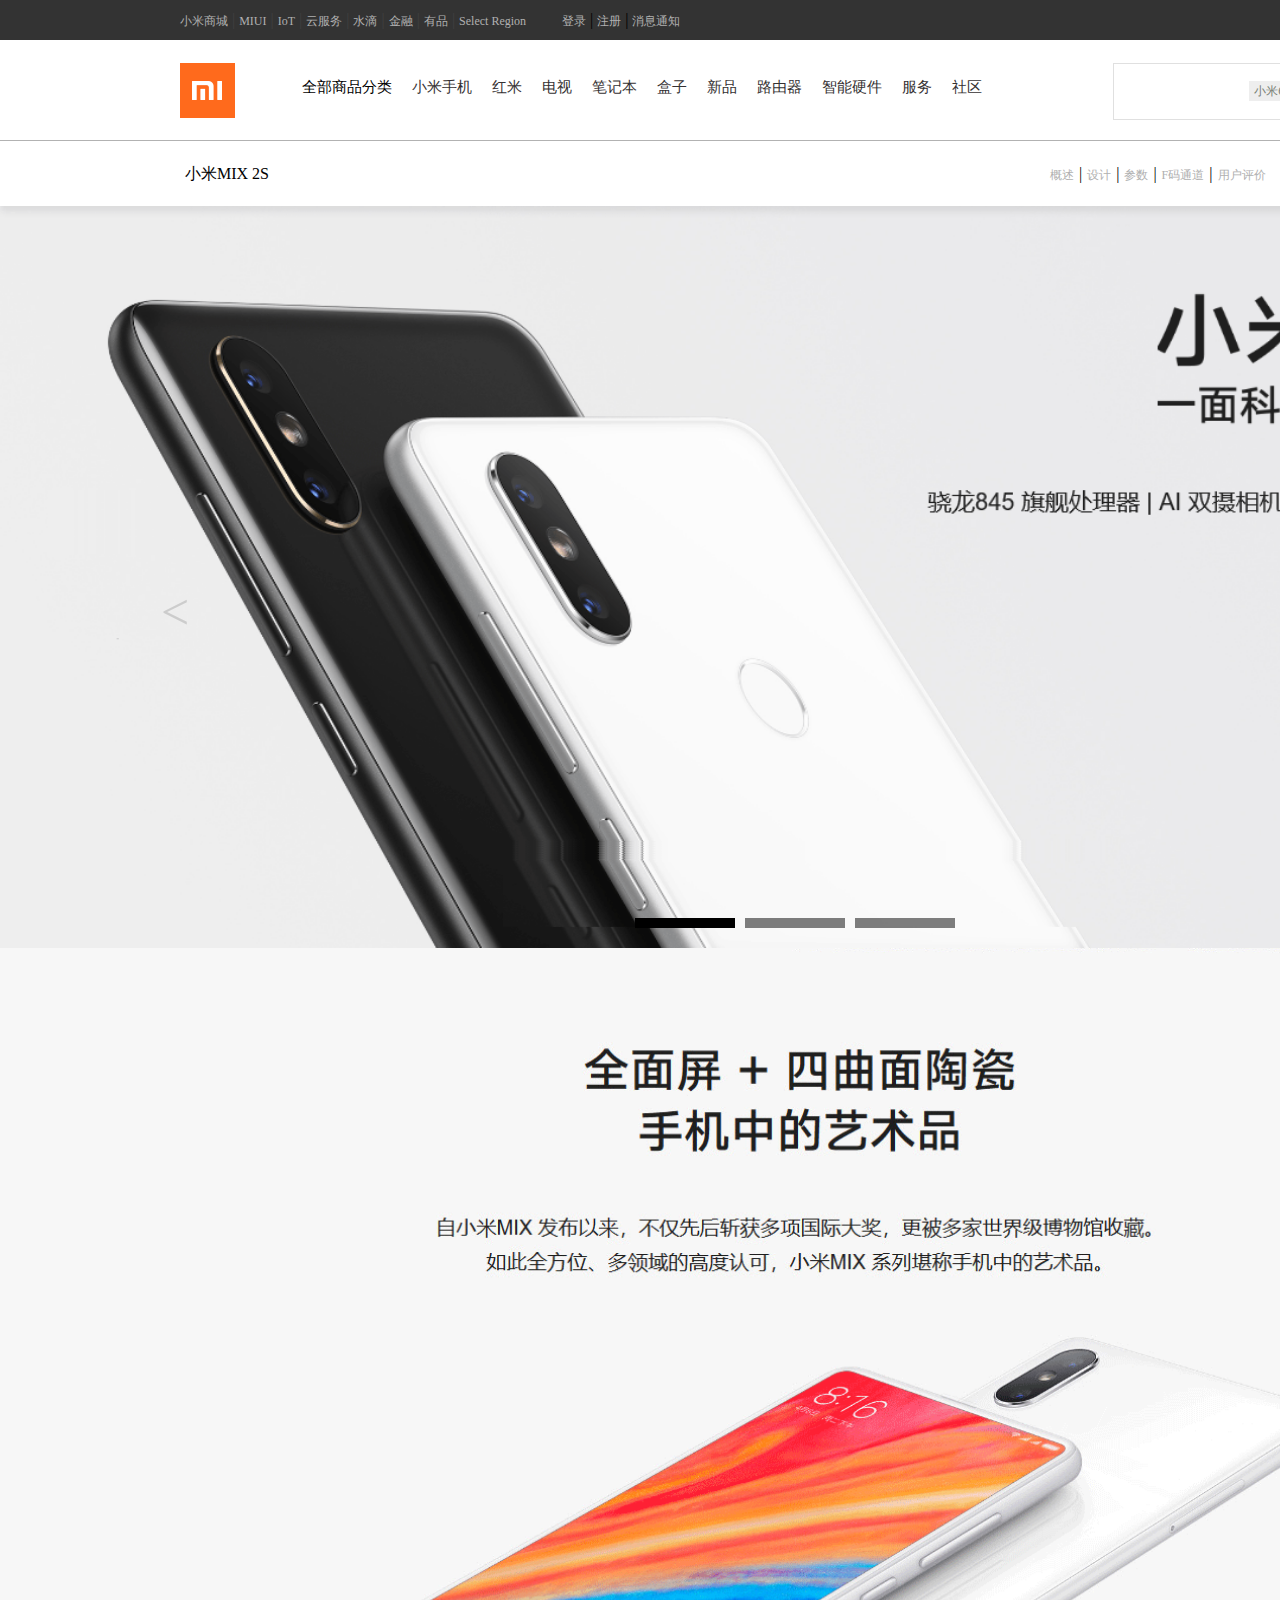
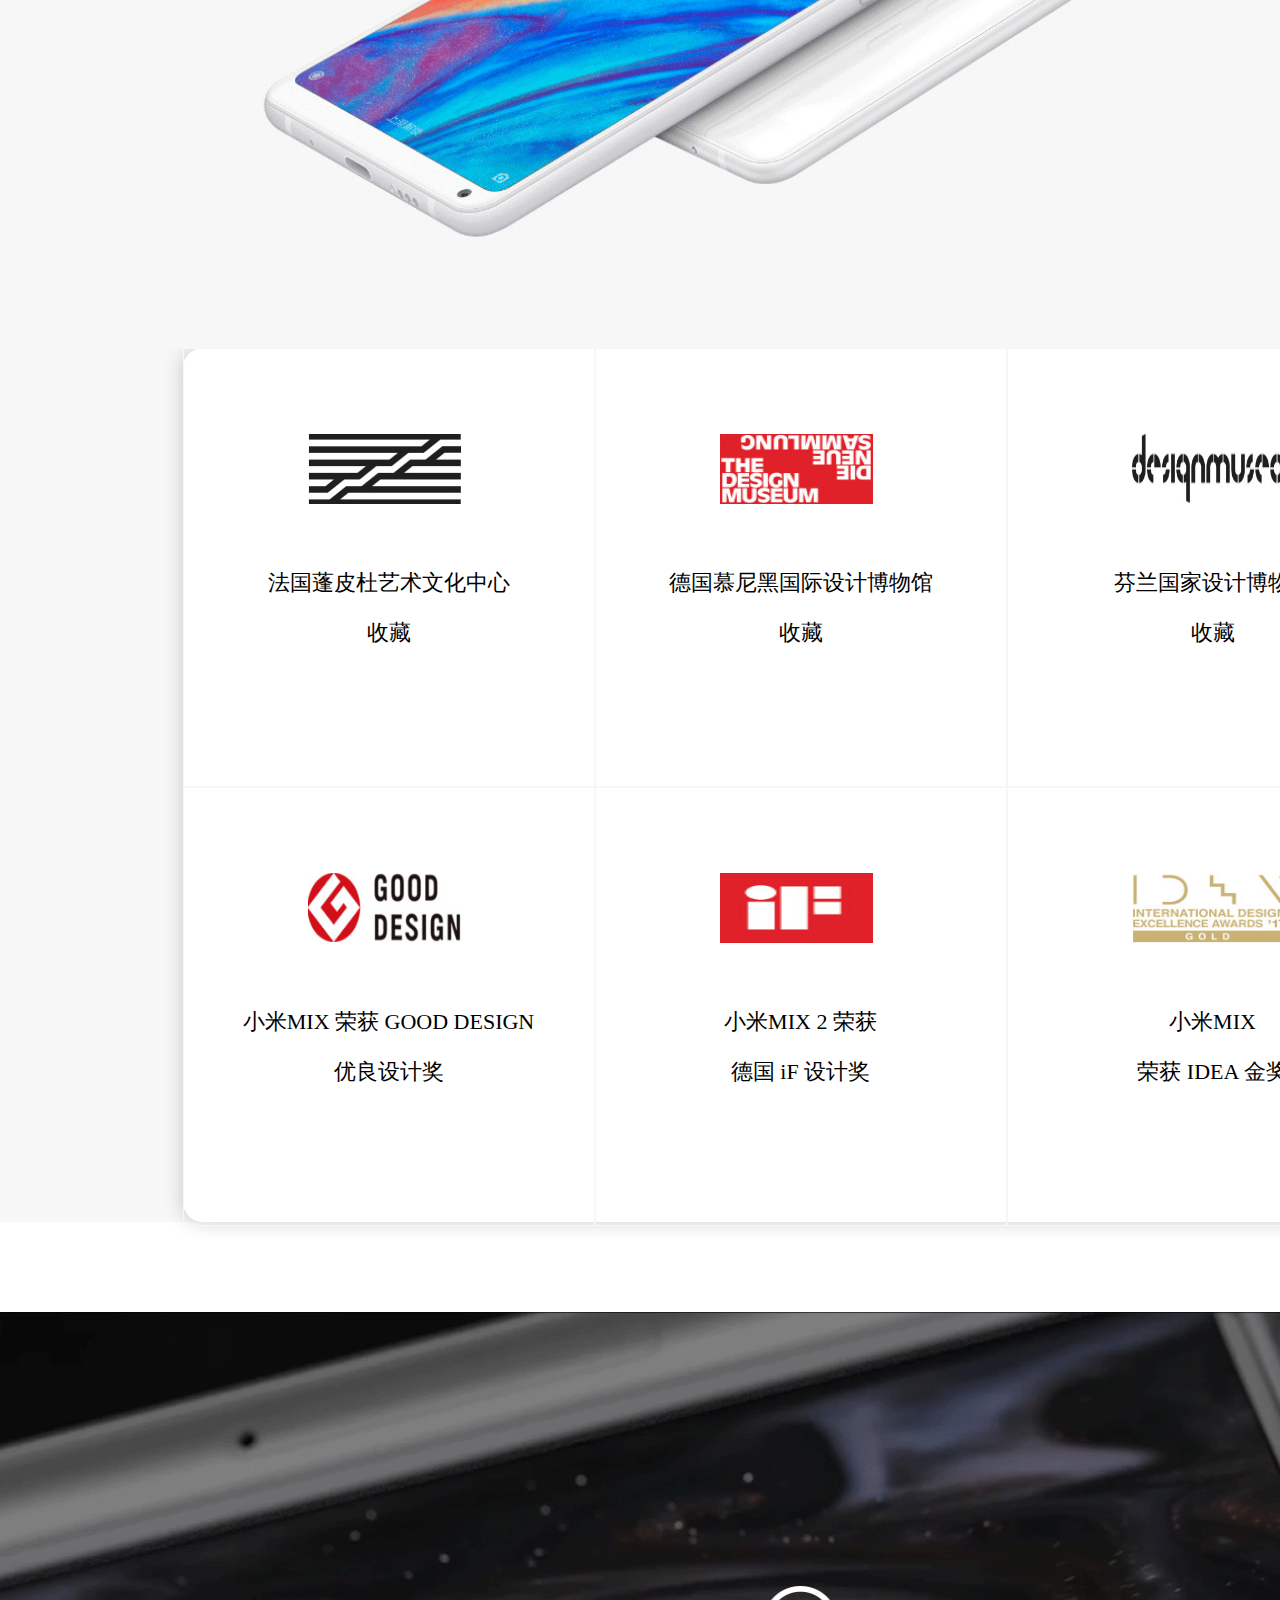
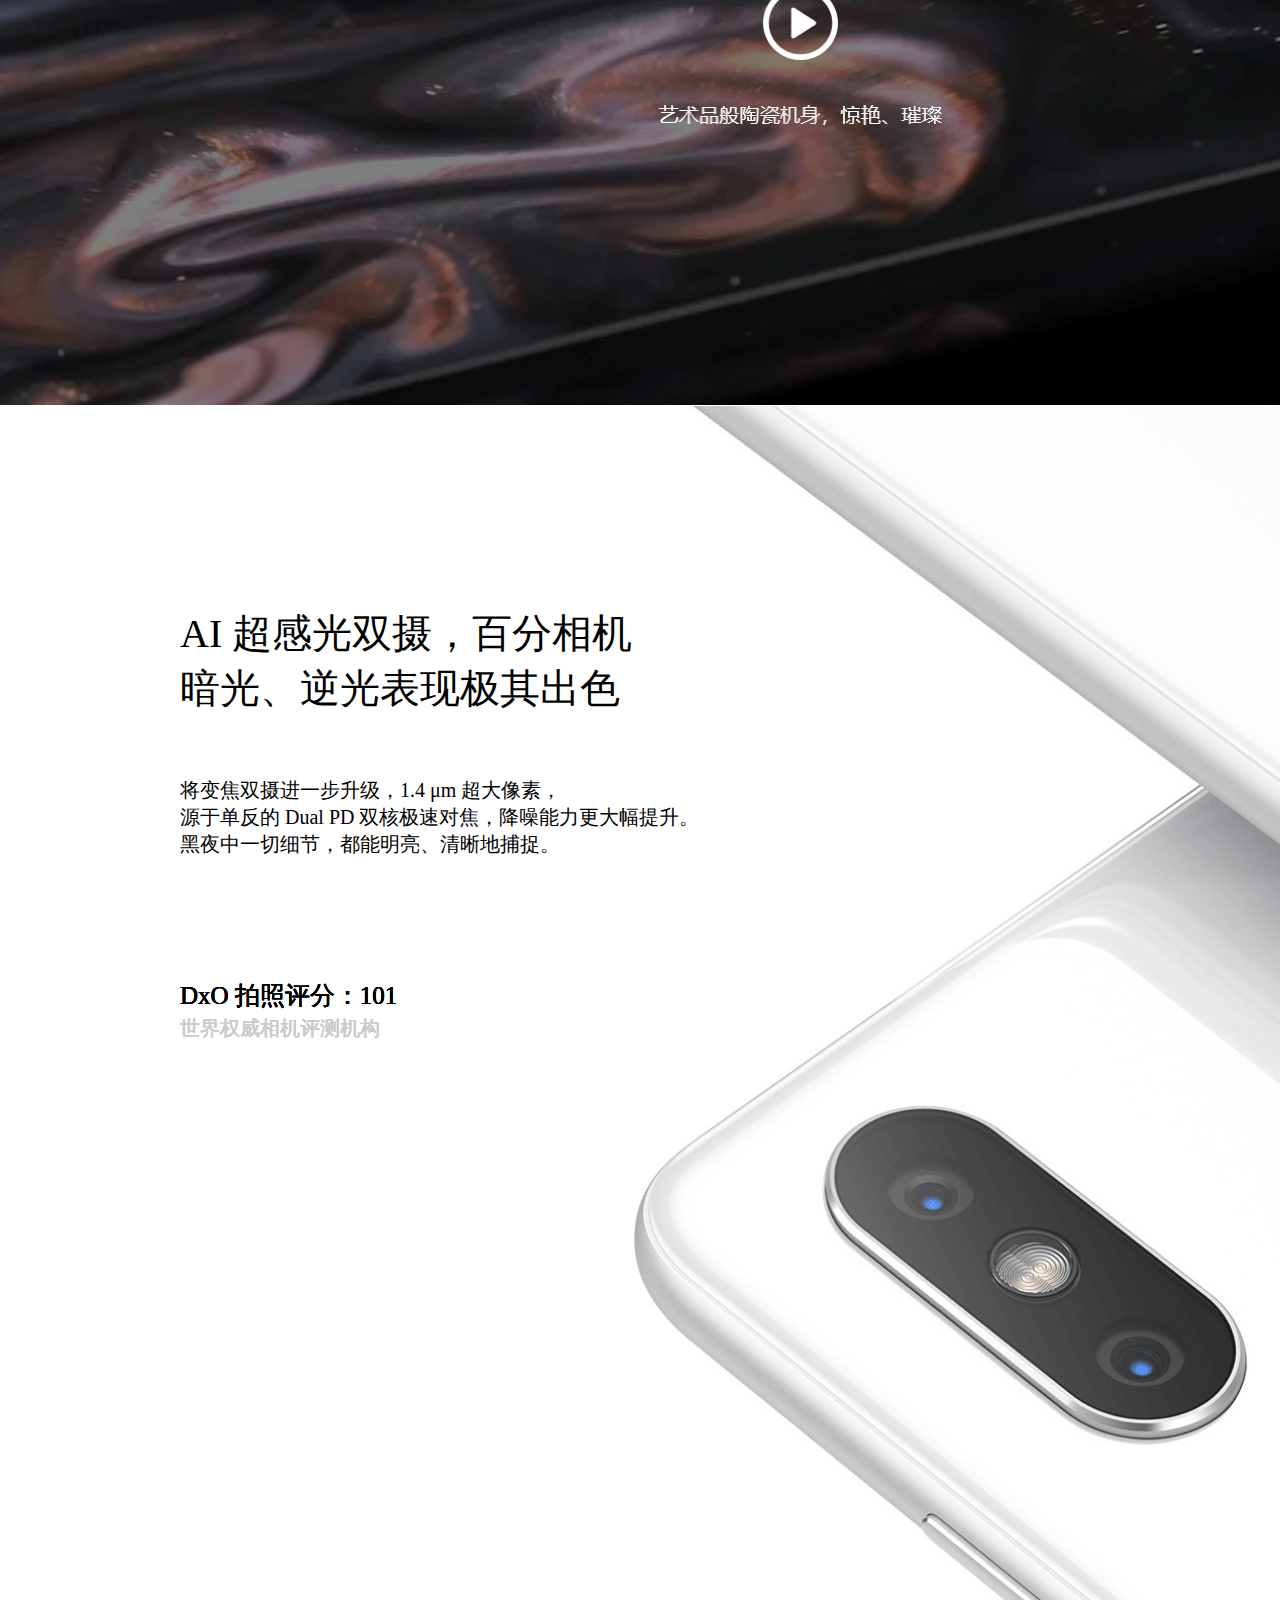
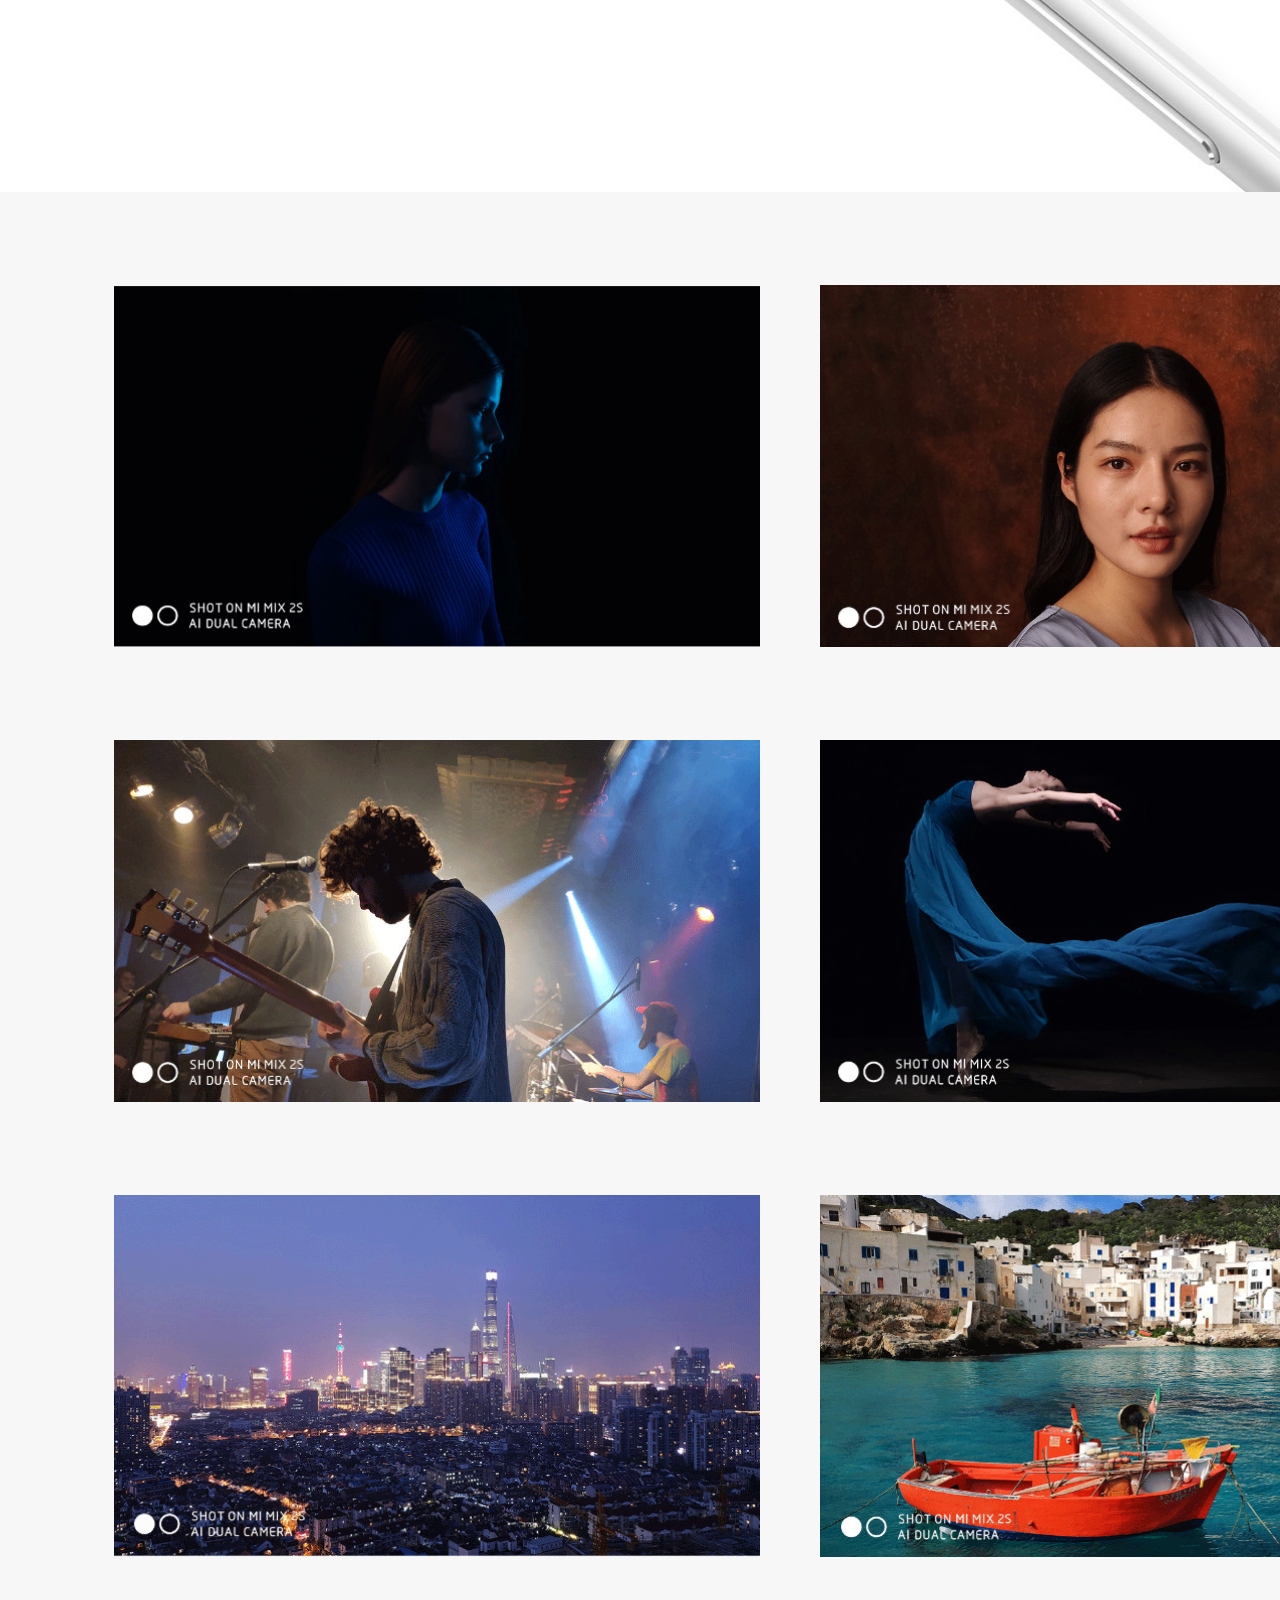
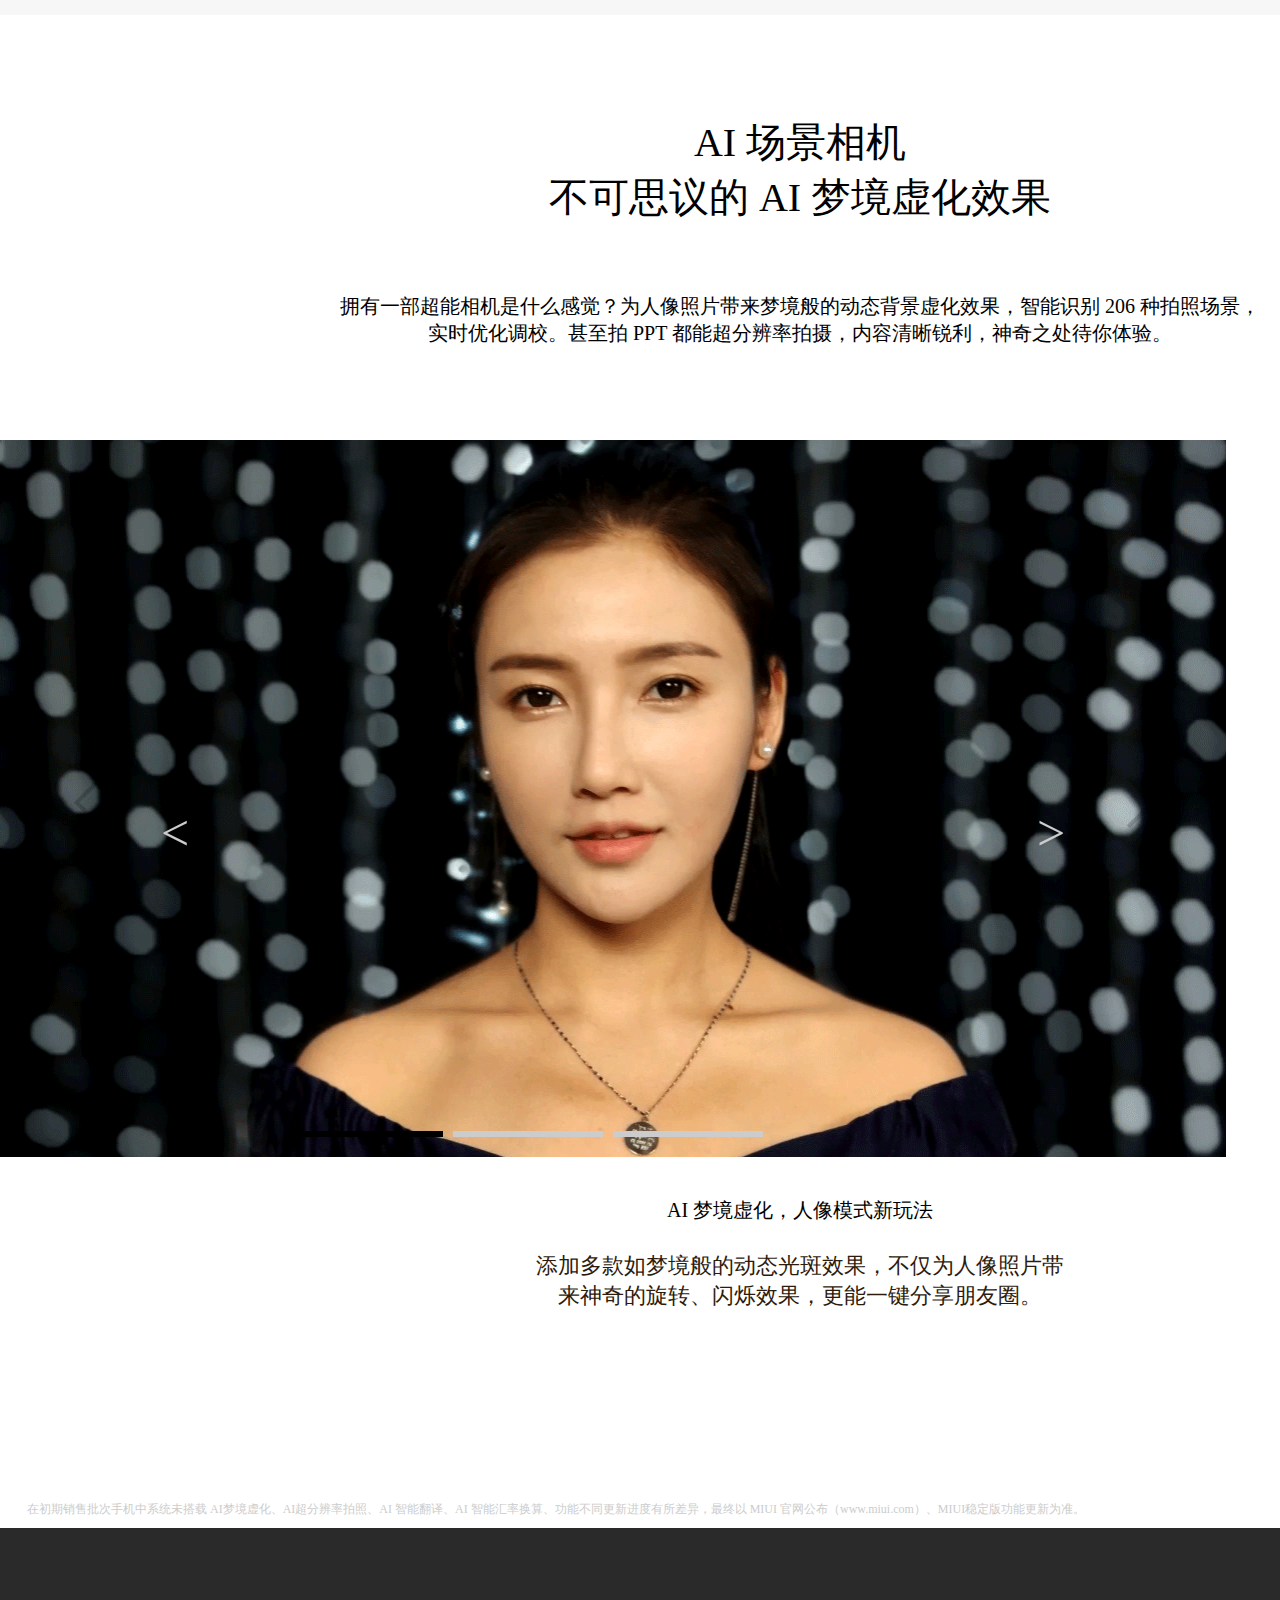
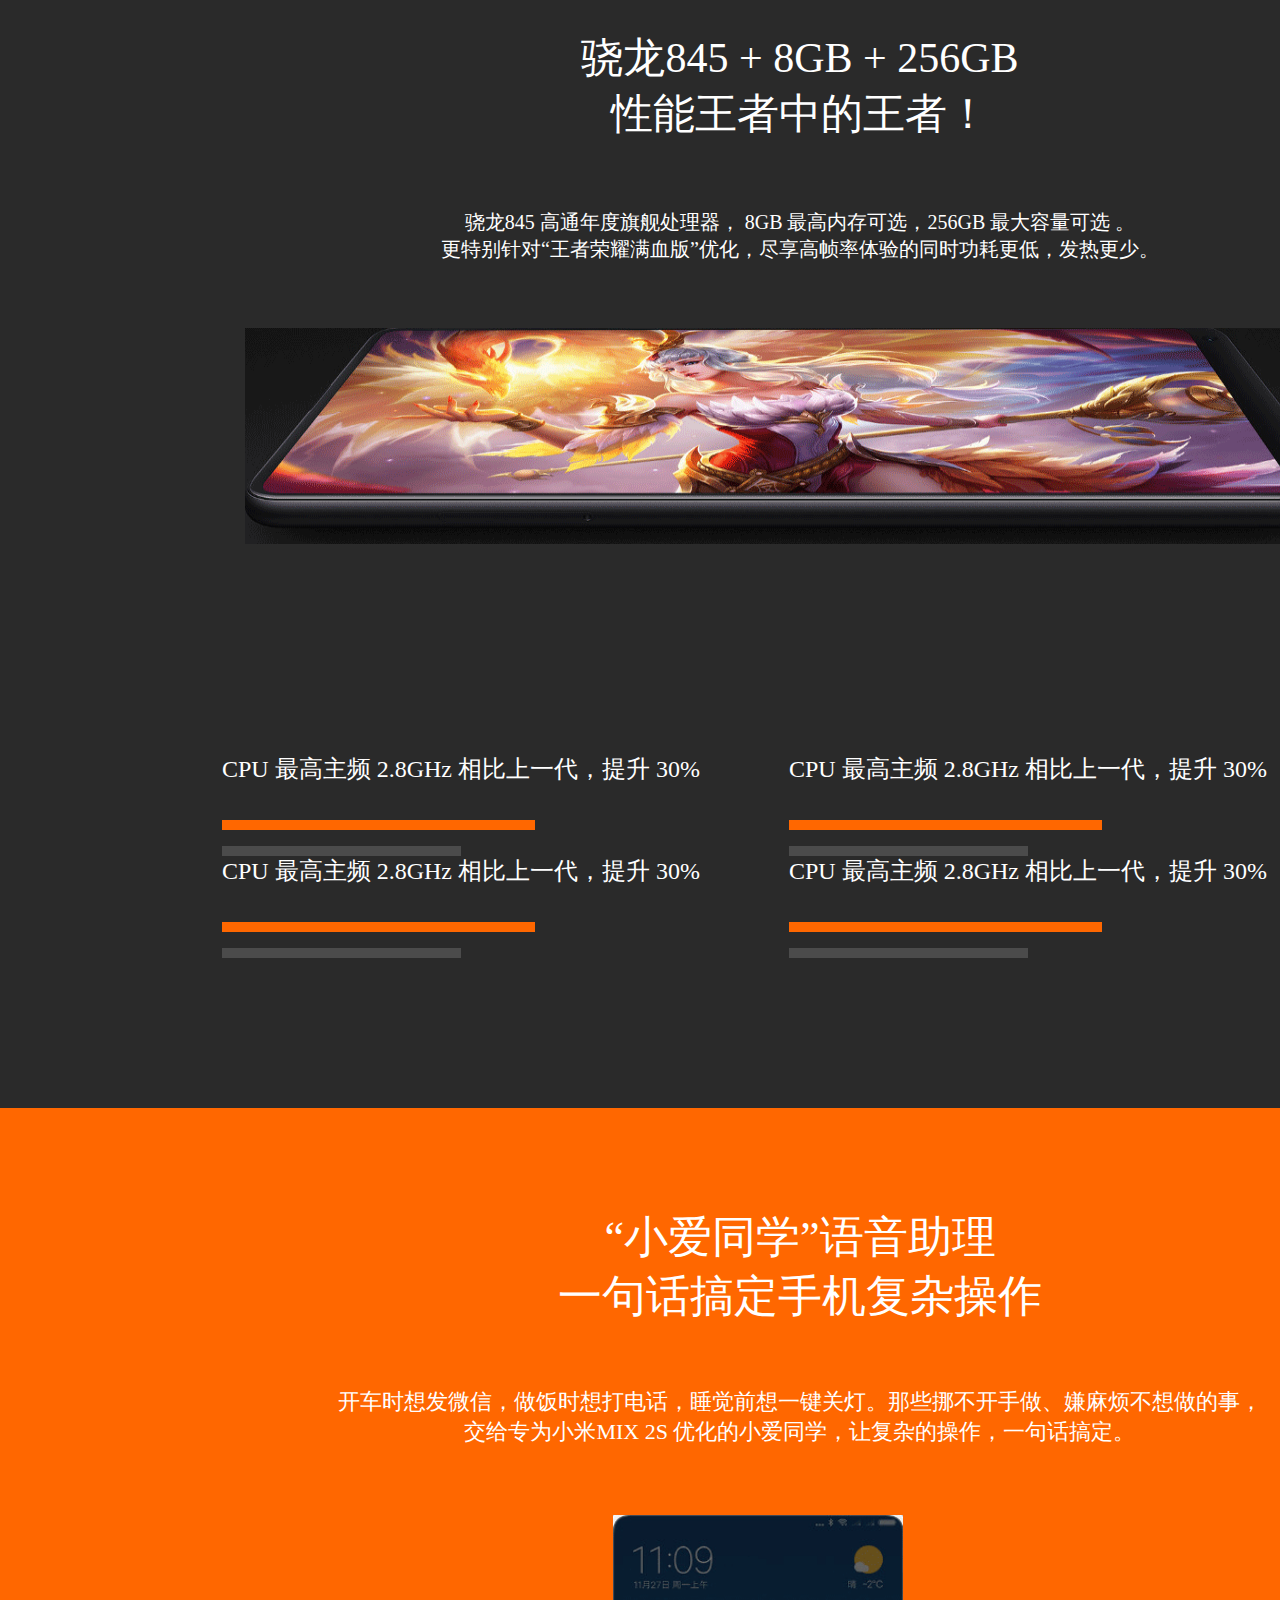
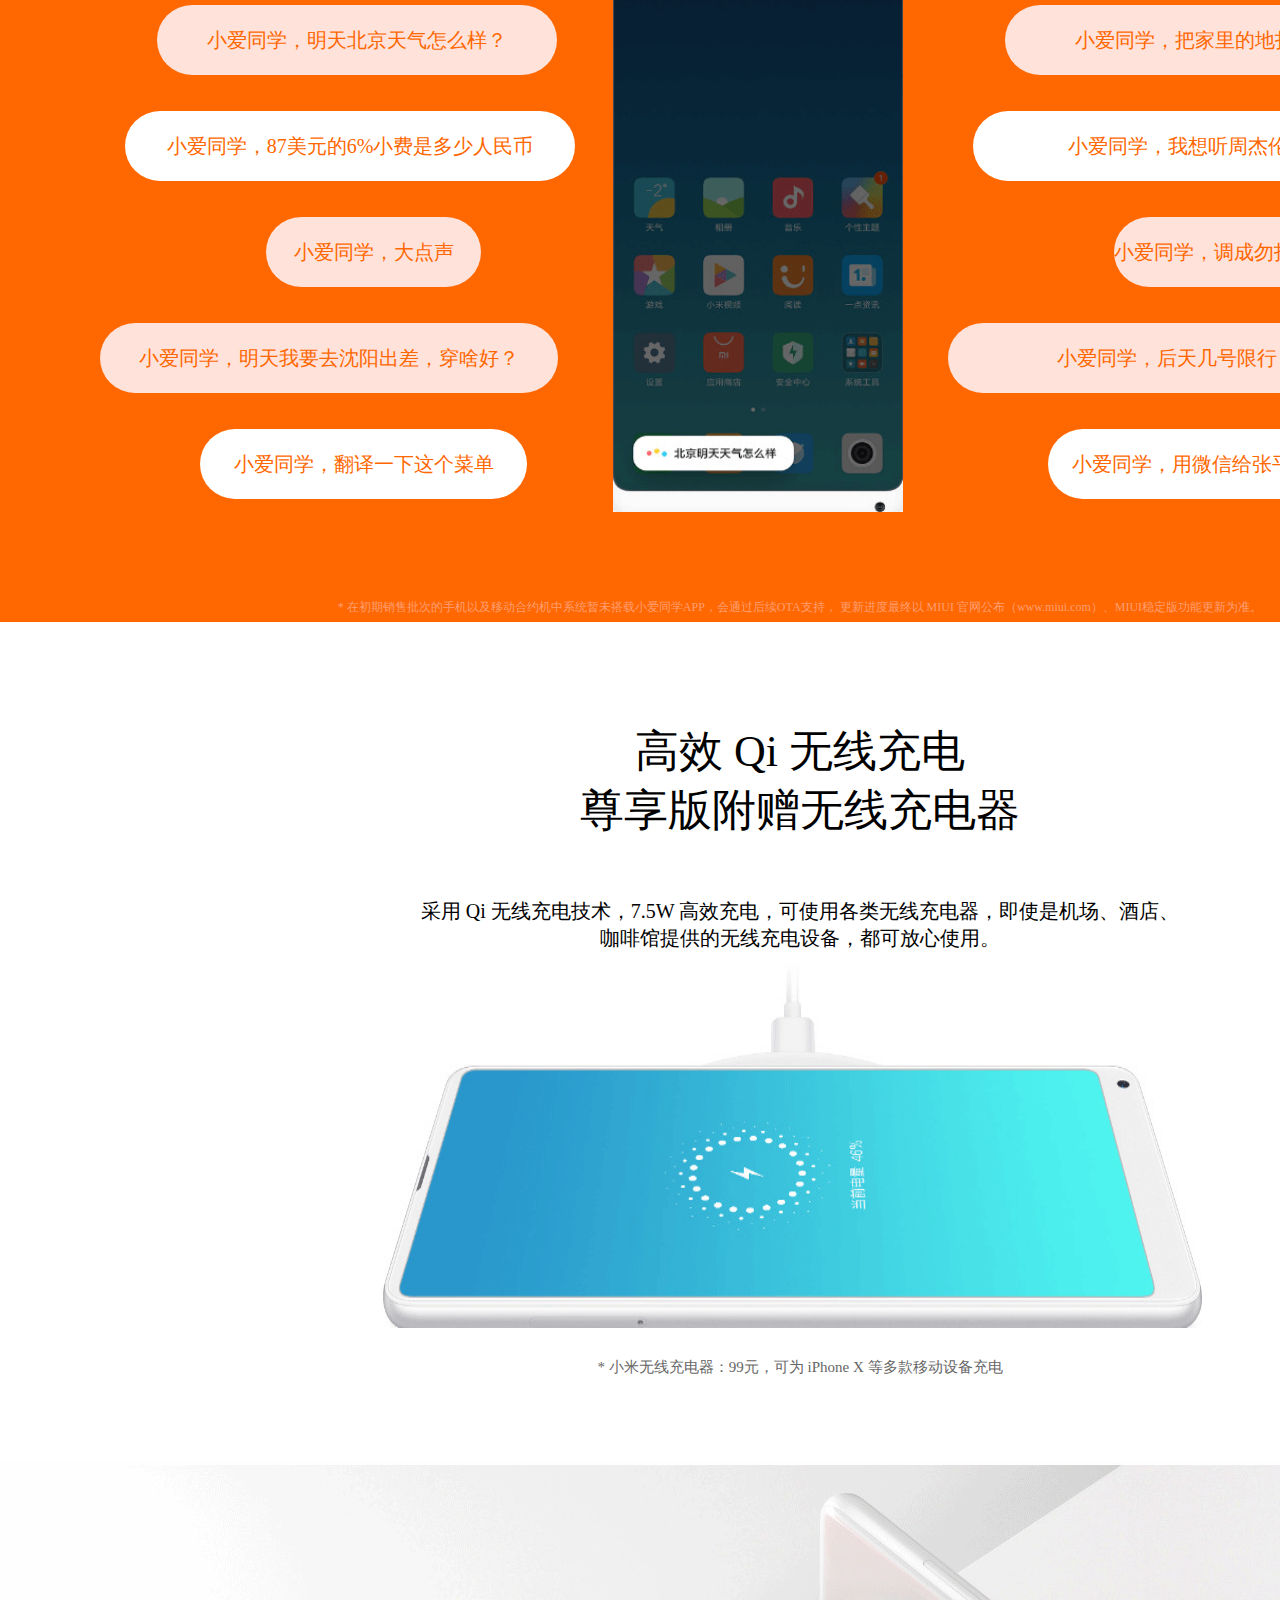
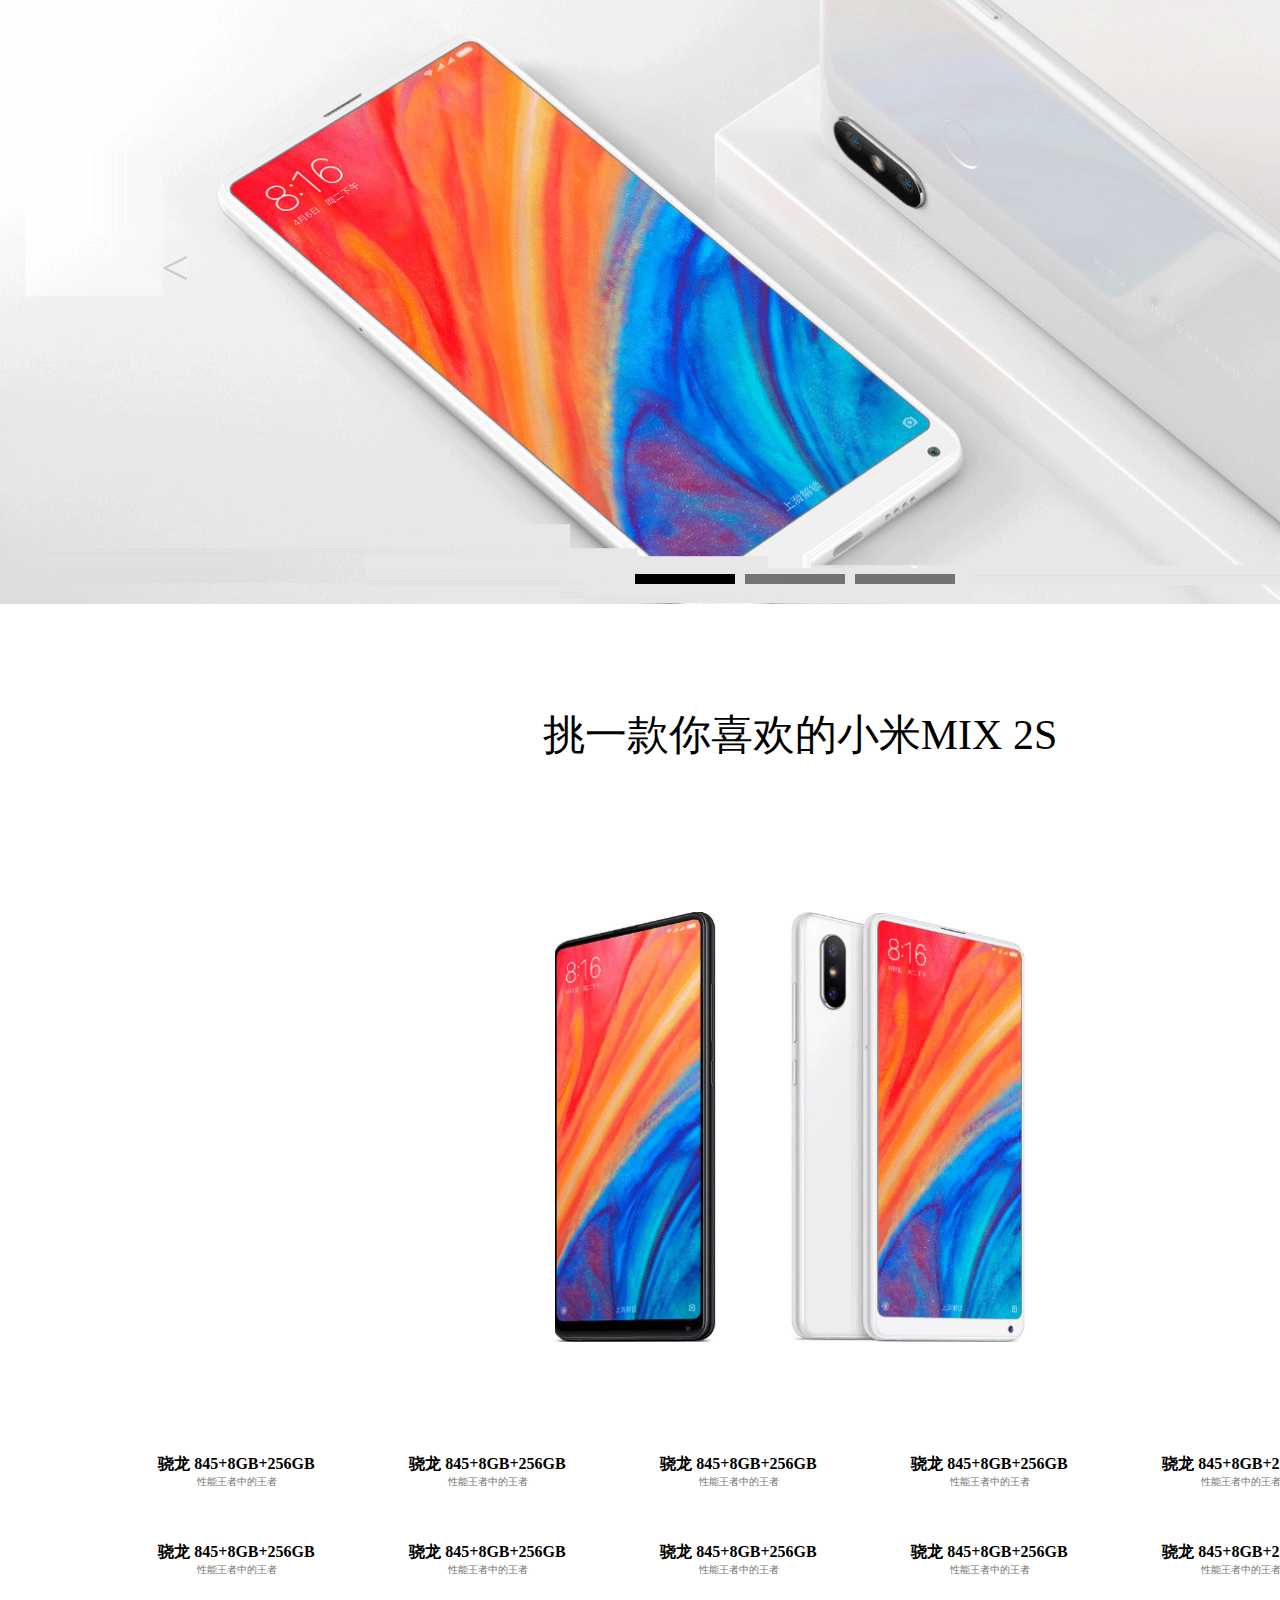
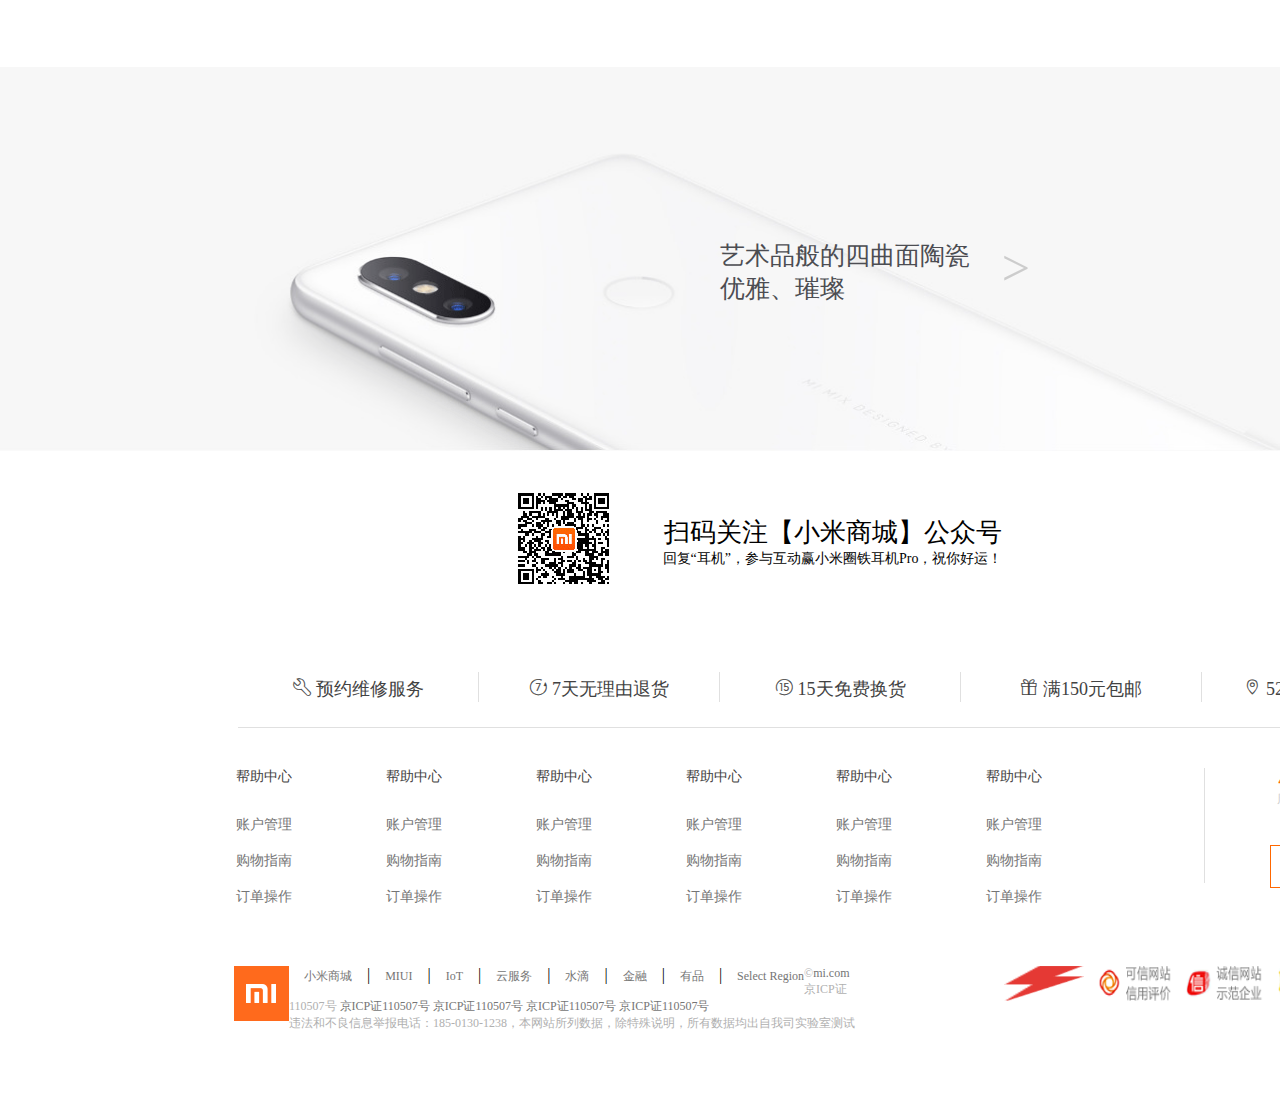
<file: index.html>
<!DOCTYPE html>
<html lang="en">
<head>
    <meta charset="UTF-8">
    <title>小米作业</title>
    <link rel="stylesheet" href="./css/reset.css">
    <link rel="stylesheet" href="./css/font.css">
    <link rel="stylesheet" href="./css/common1.css">
    <link rel="stylesheet" href="./css/index1.css">
    <link rel="stylesheet" href="./css/carousel.css">
    <link rel="stylesheet" href="./css/carousel2.css">
    
</head>
<body>
        <div class="top">
            <div class="container">
                <div class="left">
                    <ul>
                        <li><a href="#">小米商城</a><span>|</span></li>
                        <li><a href="#">MIUI</a><span>|</span></li>
                        <li><a href="#">IoT</a><span>|</span></li>
                        <li><a href="#">云服务</a><span>|</span></li>
                        <li><a href="#">水滴</a><span>|</span></li>
                        <li><a href="#">金融</a><span>|</span></li>
                        <li><a href="#">有品</a><span>|</span></li>
                        <li><a href="#">Select Region</a><span></span></li>
                    </ul>
                </div>
                <div class="user">
                    <ul>
                        <li><a href="#">登录</a><span>|</span></li>
                        <li><a href="#">注册</a><span>|</span></li>
                        <li><a href="#">消息通知</a><span></span></li>
                    </ul>
                </div>
                <div class="car-box">                   
                    <div class="car">
                        <a href="#"><i class="iconfont">&#xe60c;</i>购物车(<span>0</span>)</a>
                    </div>
                    <div class="car-content">
                        <div class="loader"></div>
                        <span class="empty-box">购物车中还没有商品,赶紧选购吧！</span>
                    </div>          
                </div>
            </div>
        </div>
        <div class="nav">
            <div class="container">
                <div class="logo">
                    <img src="./images/logo.gif" alt="">
                </div>
                <div class="list">
                    <ul>
                        <li><a herf="#">全部商品分类</a></li>
                    </ul>
                </div>
                <div class="zhongjian">
                    <ul>                        
                        <li><a herf="#">小米手机</a></li>
                        <li><a herf="#">红米</a></li>
                        <li><a herf="#">电视</a></li>
                        <li><a herf="#">笔记本</a></li>
                        <li><a herf="#">盒子</a></li>
                        <li><a herf="#">新品</a></li>
                        <li><a herf="#">路由器</a></li>
                        <li><a herf="#">智能硬件</a></li>
                        <li><a herf="#">服务</a></li>
                        <li><a herf="#">社区</a></li>
                    </ul>
                </div>          
                <div class="search">
                    <div class="search-left">
                        <input type="text">
                        <a href="#">小米6X 拍人更美</a>
                    </div><a href="#" class="search-btn"><i class="iconfont">&#xe616;</i></a>
                    <div class="search-content">
                        <ul class='list'>
                            <li>
                                <span>小米6X</span>
                                <span>约有6件</span>
                            </li>
                            <li>
                                <span>小米MIX 2S </span>
                                <span>约有5件</span>
                            </li>
                            <li>
                                <span>电话</span>
                                <span>约有4件</span>
                            </li>
                            <li>
                                <span>耳机和嗄1234</span>
                                <span>约有1件</span>
                            </li>
                            <li>
                                <span>电池afsfz</span>
                                <span>约有6件</span>
                            </li>
                            <li>
                                <span>平板gdf</span>
                                <span>约有15件</span>
                            </li>
                            <li>
                                <span>礼物ghghd</span>
                                <span>约有2件</span>
                            </li>
                            <li>
                                <span>oppo</span>
                                <span>约有13件</span>
                            </li>
                            <li>
                                <span>苹果</span>
                                <span>约有10件</span>
                            </li>
                            <li>
                                <span>水果</span>
                                <span>约有7件</span>
                            </li>
                            <li>
                                <span>空调</span>
                                <span>约有8件</span>
                            </li>
                            <li>
                                <span>电风扇</span>
                                <span>约有4件</span>
                            </li>
                            <li>
                                <span>洗衣机</span>
                                <span>约有5件</span>
                            </li>

                        </ul>                                   
                    </div>
                </div>
            </div>
            <div class="drop-box">
                <div class="loader"></div>
                <ul>
                    <li>
                        <span class='tag'>新品</span>
                        <div class="img"><img src="t4.jpg" alt=""></div>        
                        <p>小米MIX 2S</p>
                        <p>3299元起</p>
                    </li>
                    <li>
                        <span>新品</span>
                        <div class="img"><img src="t4.jpg" alt=""></div>        
                        <p>小米MIX 2S</p>
                        <p>3299元起</p>
                    </li>
                    <li>
                        <span>新品</span>
                        <div class="img"><img src="t4.jpg" alt=""></div>        
                        <p>小米MIX 2S</p>
                        <p>3299元起</p>
                    </li>
                    <li>
                        <span>新品</span>
                        <div class="img"><img src="t4.jpg" alt=""></div>        
                        <p>小米MIX 2S</p>
                        <p>3299元起</p>
                    </li>
                    <li>
                        <span>新品</span>
                        <div class="img"><img src="t4.jpg" alt=""></div>        
                        <p>小米MIX 2S</p>
                        <p>3299元起</p>
                    </li>
                    <li>
                        <span>新品</span>
                        <div class="img"><img src="t4.jpg" alt=""></div>        
                        <p>小米MIX 2S</p>
                        <p>3299元起</p>
                    </li>
                </ul>
            </div>
        </div>
        <div class="jianjie">
            <div class="container">
                <div class="jian-left">
                    <span>小米MIX 2S</span>
                </div>
                <div class="jian-right">
                    <div class="lf">
                            <ul>
                                <li><a href="#">概述</a><span>|</span></li>
                                <li><a href="#">设计</a><span>|</span></li>
                                <li><a href="#">参数</a><span>|</span></li>
                                <li><a href="#">F码通道</a><span>|</span></li>
                                <li><a href="#">用户评价</a><span></span></li>
                                
                            </ul>
                    </div>
                    <div class="rg">
                        <a href="#">立即购买</a>
                    </div>
                </div>
                <div class="list">
                    <ul>                    
                        <li><a href="#">手机电话卡<span>&gt;</span></a></li>
                        <li><a href="#">电视 盒子<span>&gt;</span></a></li>
                        <li><a href="#">笔记本<span>&gt;</span></a></li>
                        <li><a href="#">智能 家电<span>&gt;</span></a></li>
                        <li><a href="#">健康 家居<span>&gt;</span></a></li>
                        <li><a href="#">出行 儿童<span>&gt;</span></a></li>
                        <li><a href="#">路由器 手机配件<span>&gt;</span></a></li>
                        <li><a href="#">移动电源 插线板<span>&gt;</span></a></li>
                        <li><a href="#">耳机 音响<span>&gt;</span></a></li>
                        <li><a href="#">生活 米兔<span>&gt;</span></a></li>                 
                    </ul>
                </div>
                <div class="list-content">
                    <ul>
                    </ul>
                </div>              
            </div>
        </div>
        <div class="tupian">
            <div id="container1">               
            </div>  
        </div>
        <div class="zhanshi">
            <div class="container">
                <img src="./images/phone.gif" alt="">
            </div>
        </div>
        <div class="special">
            <div class="container">
                <div class="son">
                    <ul>
                        <li>
                            <img src="./images/logo1.gif" alt="">
                            <p class="desc1">法国蓬皮杜艺术文化中心</p>
                            <p class="desc2">收藏</p>
                        </li>
                        <li>
                            <img src="./images/logo2.gif" alt="">
                            <p class="desc1">德国慕尼黑国际设计博物馆</p>
                            <p class="desc2">收藏</p>
                        </li>
                        <li>
                            <img src="./images/logo3.gif" alt="">
                            <p class="desc1">芬兰国家设计博物馆</p>
                            <p class="desc2">收藏</p>
                        </li>
                        <li>
                            <img src="./images/logo4.gif" alt="">
                            <p class="desc1">小米MIX 荣获 GOOD DESIGN</p>
                            <p class="desc2">优良设计奖</p>
                        </li>
                        <li>
                            <img src="./images/logo5.gif" alt="">
                            <p class="desc1">小米MIX 2 荣获</p>
                            <p class="desc2">德国 iF 设计奖</p>
                        </li>
                        <li>
                            <img src="./images/logo6.gif" alt="">
                            <p class="desc1">小米MIX</p>
                            <p class="desc2">荣获 IDEA 金奖</p>
                        </li>
                    </ul>
                </div>
            </div>
        </div>
        <div class="shipin">
            <div class="container">
                <img src="./images/video.gif" alt="">
            </div>
        </div>
        <div class="fenxi">
            <div class="container">
                <img src="./images/4.gif" alt="">
                <h1>AI 超感光双摄，百分相机<br>暗光、逆光表现极其出色</h1>
                <p class="desc">将变焦双摄进一步升级，1.4 μm 超大像素，<br>源于单反的 Dual PD 双核极速对焦，降噪能力更大幅提升。<br>黑夜中一切细节，都能明亮、清晰地捕捉。</p>
                <h2>DxO 拍照评分：101</h2>
                <p class="desc2">世界权威相机评测机构</p>
                <h2>DxO 拍照评分：101</h2>
                <p class="desc2">世界权威相机评测机构</p>
                <h2>DxO 拍照评分：101</h2>
                <p class="desc2">世界权威相机评测机构</p>
                <h2>DxO 拍照评分：101</h2>
                <p class="desc2">世界权威相机评测机构</p>
                <h2>DxO 拍照评分：101</h2>
                <p class="desc2">世界权威相机评测机构</p>
                <h2>DxO 拍照评分：101</h2>
                <p class="desc2">世界权威相机评测机构</p>
            </div>
        </div>
        <div class="liu">
            <div class="container">
                <ul>
                    <li>
                        <img src="./images/q.gif" alt="">
                    </li>
                    <li>
                        <img src="./images/w.gif" alt="">
                    </li>
                    <li>
                        <img src="./images/e.gif" alt="">
                    </li>
                    <li>
                        <img src="./images/r.gif" alt="">
                    </li>
                    <li>
                        <img src="./images/t.gif" alt="">
                    </li>
                    <li>
                        <img src="./images/y.gif" alt="">
                    </li>
                </ul>
            </div>
        </div>
        <div class="AI">
            <div class="container">
                <div class="desc1">
                    <h2>AI 场景相机<br>不可思议的 AI 梦境虚化效果</h2>
                    <p class="content1">拥有一部超能相机是什么感觉？为人像照片带来梦境般的动态背景虚化效果，智能识别 206 种拍照场景，<br>实时优化调校。甚至拍 PPT 都能超分辨率拍摄，内容清晰锐利，神奇之处待你体验。</p>
                </div>
                <!-- <img src="./images/xiaojiejie.gif" alt=""> -->
                <div id="container2">
                </div>
                <div class="desc2">
                    <h3>AI 梦境虚化，人像模式新玩法</h3>
                    <p class="content2">添加多款如梦境般的动态光斑效果，不仅为人像照片带<br>来神奇的旋转、闪烁效果，更能一键分享朋友圈。</p>
                </div>
            
                <div class="ending">在初期销售批次手机中系统未搭载 AI梦境虚化、AI超分辨率拍照、AI 智能翻译、AI 智能汇率换算、功能不同更新进度有所差异，最终以 MIUI 官网公布（www.miui.com）、MIUI稳定版功能更新为准。</div>
            </div>
        </div>
        <div class="youxi">
            <div class="container">
                <div class="desc1">
                    <h2>骁龙845 + 8GB + 256GB<br>性能王者中的王者！</h2>
                    <p>骁龙845 高通年度旗舰处理器， 8GB 最高内存可选，256GB 最大容量可选 。<br>更特别针对“王者荣耀满血版”优化，尽享高帧率体验的同时功耗更低，发热更少。</p>
                </div>
                <img src="./images/youxi.jpg" alt="">
                <div class="desc2">
                    <div class="content1">
                        <p>CPU 最高主频 2.8GHz 相比上一代，提升 30%</p>
                        <span class="content2"></span>
                        <span class="content3"></span>
                    </div>
                    <div class="content1">
                        <p>CPU 最高主频 2.8GHz 相比上一代，提升 30%</p>
                        <span class="content2"></span>
                        <span class="content3"></span>
                    </div>
                    <div class="content1">
                        <p>CPU 最高主频 2.8GHz 相比上一代，提升 30%</p>
                        <span class="content2"></span>
                        <span class="content3"></span>
                    </div>
                    <div class="content1">
                        <p>CPU 最高主频 2.8GHz 相比上一代，提升 30%</p>
                        <span class="content2"></span>
                        <span class="content3"></span>
                    </div>
                </div>
            </div>
        </div>
        <div class="yuyin">
            <div class="container">
                <div class="desc1">
                    <h2>“小爱同学”语音助理<br>一句话搞定手机复杂操作</h2>
                </div>
                <div class="desc2">
                    <p>开车时想发微信，做饭时想打电话，睡觉前想一键关灯。那些挪不开手做、嫌麻烦不想做的事，<br>交给专为小米MIX 2S 优化的小爱同学，让复杂的操作，一句话搞定。</p>
                </div>
                <div class="phone">
                    <div class="left">
                        <div class="l1">小爱同学，明天北京天气怎么样？</div>
                        <div class="l2">小爱同学，87美元的6%小费是多少人民币</div>
                        <div class="l3">小爱同学，大点声</div>
                        <div class="l4">小爱同学，明天我要去沈阳出差，穿啥好？</div>
                        <div class="l5">小爱同学，翻译一下这个菜单</div>
                    </div>
                    <div class="center">
                        <img src="./images/p1.gif" alt="">
                    </div>
                    <div class="right">
                        <div class="l1">小爱同学，把家里的地扫一下</div>
                        <div class="l2">小爱同学，我想听周杰伦的歌</div>
                        <div class="l3">小爱同学，调成勿扰模式</div>
                        <div class="l4">小爱同学，后天几号限行？</div>
                        <div class="l5">小爱同学，用微信给张平打电话</div>
                    </div>
                </div>
                <div class="desc3">
                    <p>* 在初期销售批次的手机以及移动合约机中系统暂未搭载小爱同学APP，会通过后续OTA支持， 更新进度最终以 MIUI 官网公布（www.miui.com）、MIUI稳定版功能更新为准。</p>
                </div>
            </div>
        </div>
        <div class="Qi">
            <div class="container">
                <div class="desc1">
                    <p>高效 Qi 无线充电<br>尊享版附赠无线充电器</p>
                </div>
                <div class="desc2">
                    <p>采用 Qi 无线充电技术，7.5W 高效充电，可使用各类无线充电器，即使是机场、酒店、<br>咖啡馆提供的无线充电设备，都可放心使用。</p>
                </div>
                <div class="img-box">
                    <img src="./images/p3.gif" alt="">
                </div>
                <div class="desc3">
                    <p>* 小米无线充电器：99元，可为 iPhone X 等多款移动设备充电</p>
                </div>
            </div>
        </div>
        <div class="phone">
            <div id="container3">
            </div>
        </div>
        <div class="MIX">
            <div class="container">
                <div class="desc1">
                    <p>挑一款你喜欢的小米MIX 2S</p>
                </div>
                <div class="img-box">
                    <img src="./images/p5.gif" alt="">
                </div>
                <div class="desc2">
                    <div class="one">
                        <h2>骁龙 845+8GB+256GB</h2>
                        <p>性能王者中的王者</p>
                    </div>
                    <div class="one">
                        <h2>骁龙 845+8GB+256GB</h2>
                        <p>性能王者中的王者</p>
                    </div>
                    <div class="one">
                        <h2>骁龙 845+8GB+256GB</h2>
                        <p>性能王者中的王者</p>
                    </div>
                    <div class="one">
                        <h2>骁龙 845+8GB+256GB</h2>
                        <p>性能王者中的王者</p>
                    </div>
                    <div class="one">
                        <h2>骁龙 845+8GB+256GB</h2>
                        <p>性能王者中的王者</p>
                    </div>
                    <div class="one">
                        <h2>骁龙 845+8GB+256GB</h2>
                        <p>性能王者中的王者</p>
                    </div>
                    <div class="one">
                        <h2>骁龙 845+8GB+256GB</h2>
                        <p>性能王者中的王者</p>
                    </div>
                    <div class="one">
                        <h2>骁龙 845+8GB+256GB</h2>
                        <p>性能王者中的王者</p>
                    </div>
                    <div class="one">
                        <h2>骁龙 845+8GB+256GB</h2>
                        <p>性能王者中的王者</p>
                    </div>
                    <div class="one">
                        <h2>骁龙 845+8GB+256GB</h2>
                        <p>性能王者中的王者</p>
                    </div>
                </div>
            </div>
        </div>
        <div class="yishupin">
            <div class="container">
                <a href="#">
                    <img src="./images/p6.gif" alt="">
                    <div class="zuhe">
                        <h2>艺术品般的四曲面陶瓷<br>优雅、璀璨</h2>
                        <div class="fuhao">&gt;</div>
                    </div>
                </a>
            </div>
        </div>
        <div class="saoma">
            <div class="container">
                <div class="left">
                    <img src="./images/weixin.jpg" alt="">
                </div>
                <div class="right">
                    <h2>扫码关注【小米商城】公众号</h2>
                    <p>回复“耳机”，参与互动赢小米圈铁耳机Pro，祝你好运！</p>
                </div>
            </div>
        </div>
        <div class="footer">
            <div class="container">
                <div class="services">
                    <ul>
                        <li><a href="#"><i class="iconfont">&#xe634;</i>预约维修服务</a></li>
                        <li><a href="#"><i class="iconfont">&#xe635;</i>7天无理由退货</a></li>
                        <li><a href="#"><i class="iconfont">&#xe636;</i>15天免费换货</a></li>
                        <li><a href="#"><i class="iconfont">&#xe638;</i>满150元包邮</a></li>
                        <li><a href="#"><i class="iconfont">&#xe637;</i>520余家售后网点</a></li>
                    </ul>
                </div>
                <div class="pailie">
                    <div class="pailie-left">
                        <dl>
                            <dt>帮助中心</dt>
                            <dd>账户管理</dd>
                            <dd>购物指南</dd>
                            <dd>订单操作</dd>
                        </dl>
                        <dl>
                            <dt>帮助中心</dt>
                            <dd>账户管理</dd>
                            <dd>购物指南</dd>
                            <dd>订单操作</dd>
                        </dl>
                        <dl>
                            <dt>帮助中心</dt>
                            <dd>账户管理</dd>
                            <dd>购物指南</dd>
                            <dd>订单操作</dd>
                        </dl>
                        <dl>
                            <dt>帮助中心</dt>
                            <dd>账户管理</dd>
                            <dd>购物指南</dd>
                            <dd>订单操作</dd>
                        </dl>
                        <dl>
                            <dt>帮助中心</dt>
                            <dd>账户管理</dd>
                            <dd>购物指南</dd>
                            <dd>订单操作</dd>
                        </dl>
                        <dl>
                            <dt>帮助中心</dt>
                            <dd>账户管理</dd>
                            <dd>购物指南</dd>
                            <dd>订单操作</dd>
                        </dl>
                    </div>
                    <div class="pailie-right">
                        <p class="tel">400-100-5678</p>
                        <p class="worktime">周一至周日 8:00-18:00</p>
                        <p class="desc">（仅收市话费）</p>
                        <a href="#"><i class="iconfont">&#xe600;联系客服</i></a>
                    </div>
                </div>
            </div>
        </div>
        <div class="end">
            <div class="container">
                <div class="container-left">
                        <div class="logo">
                            <img src="./images/logo.gif" alt="">
                        </div>
                        <div class="content">
                            <ul class="clearfix">
                                    <li><a href="#">小米商城</a><span>|</span></li>
                                    <li><a href="#">MIUI</a><span>|</span></li>
                                    <li><a href="#">IoT</a><span>|</span></li>
                                    <li><a href="#">云服务</a><span>|</span></li>
                                    <li><a href="#">水滴</a><span>|</span></li>
                                    <li><a href="#">金融</a><span>|</span></li>
                                    <li><a href="#">有品</a><span>|</span></li>
                                    <li><a href="#">Select Region</a></li>
                            </ul>
                            <p class="second">&copy;<a href="#">mi.com</a>京ICP证110507号
                                <a href="#">京ICP证110507号</a>
                                <a href="#">京ICP证110507号</a>
                                <a href="#">京ICP证110507号</a>
                                <a href="#">京ICP证110507号</a>    
                            </p>
                            <p class="third">违法和不良信息举报电话：185-0130-1238，本网站所列数据，除特殊说明，所有数据均出自我司实验室测试
                            </p>
                        </div>
                </div>
                <div class="container-right">
                    <img src="./images/p1.png" alt="">
                    <img src="./images/p2.png" alt="">
                    <img src="./images/p3.png" alt="">
                    <img src="./images/p4.png" alt="">
                    <img src="./images/p5.png" alt="">
                </div>
            </div>
        </div>
</body>
    <script src="js/tool.js"></script>
    <script src="js/tool2.js"></script>
    <script src="js/data.js"></script>
    <script src="js/MIX.js"></script>   
</html>
</file>
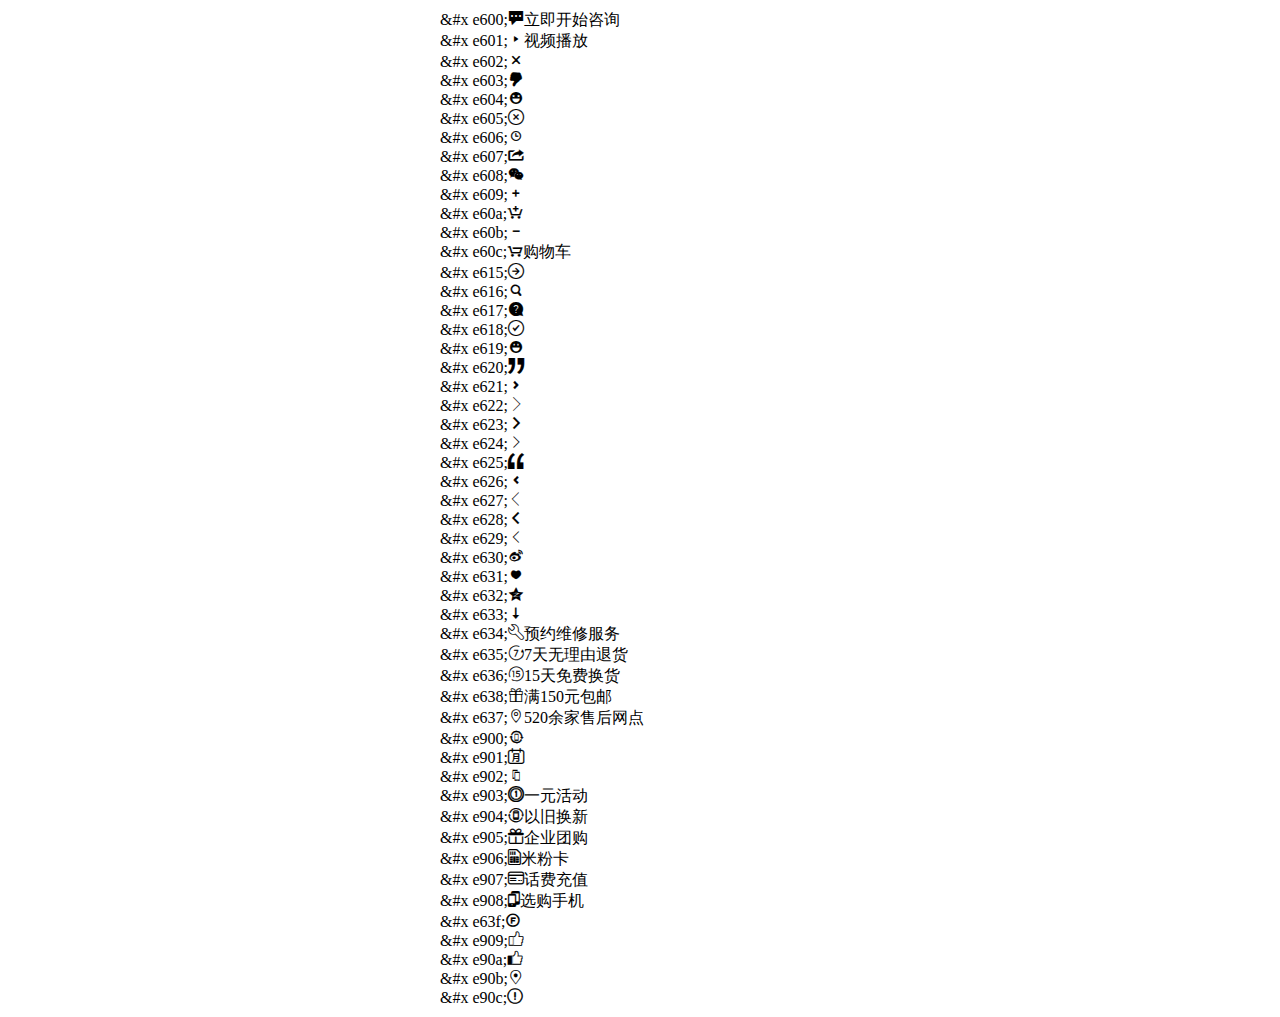
<file: icon-demo.html>
<!DOCTYPE html>
<html lang="en">

<head>
    <meta charset="UTF-8">
    <title>icon demo</title>
    <style>
    * {
        margin: 0;
        padding: 0;
    }

    li {
        list-style: none;
    }

    ul {
        width: 400px;
        margin: 10px auto;
    }
    </style>
    <link rel="stylesheet" href="css/font.css">
</head>

<body>
    <ul>
        <li><span>&#x e600;</span><i class="iconfont">&#xe600;</i>立即开始咨询</li>  
        <li><span>&#x e601;</span><i class="iconfont">&#xe601;</i>视频播放</li>
        <li><span>&#x e602;</span><i class="iconfont">&#xe602;</i></li>
        <li><span>&#x e603;</span><i class="iconfont">&#xe603;</i></li>
        <li><span>&#x e604;</span><i class="iconfont">&#xe604;</i></li>
        <li><span>&#x e605;</span><i class="iconfont">&#xe605;</i></li>
        <li><span>&#x e606;</span><i class="iconfont">&#xe606;</i></li>
        <li><span>&#x e607;</span><i class="iconfont">&#xe607;</i></li>
        <li><span>&#x e608;</span><i class="iconfont">&#xe608;</i></li>
        <li><span>&#x e609;</span><i class="iconfont">&#xe609;</i></li>
        <li><span>&#x e60a;</span><i class="iconfont">&#xe60a;</i></li>
        <li><span>&#x e60b;</span><i class="iconfont">&#xe60b;</i></li>
        <li><span>&#x e60c;</span><i class="iconfont">&#xe60c;</i>购物车</li>
        <li><span>&#x e615;</span><i class="iconfont">&#xe615;</i></li>
        <li><span>&#x e616;</span><i class="iconfont">&#xe616;</i></li>
        <li><span>&#x e617;</span><i class="iconfont">&#xe617;</i></li>
        <li><span>&#x e618;</span><i class="iconfont">&#xe618;</i></li>
        <li><span>&#x e619;</span><i class="iconfont">&#xe619;</i></li>
        <li><span>&#x e620;</span><i class="iconfont">&#xe620;</i></li>
        <li><span>&#x e621;</span><i class="iconfont">&#xe621;</i></li>
        <li><span>&#x e622;</span><i class="iconfont">&#xe622;</i></li>
        <li><span>&#x e623;</span><i class="iconfont">&#xe623;</i></li>
        <li><span>&#x e624;</span><i class="iconfont">&#xe624;</i></li>
        <li><span>&#x e625;</span><i class="iconfont">&#xe625;</i></li>
        <li><span>&#x e626;</span><i class="iconfont">&#xe626;</i></li>
        <li><span>&#x e627;</span><i class="iconfont">&#xe627;</i></li>
        <li><span>&#x e628;</span><i class="iconfont">&#xe628;</i></li>
        <li><span>&#x e629;</span><i class="iconfont">&#xe629;</i></li>
        <li><span>&#x e630;</span><i class="iconfont">&#xe630;</i></li>
        <li><span>&#x e631;</span><i class="iconfont">&#xe631;</i></li>
        <li><span>&#x e632;</span><i class="iconfont">&#xe632;</i></li>
        <li><span>&#x e633;</span><i class="iconfont">&#xe633;</i></li>
        <li><span>&#x e634;</span><i class="iconfont">&#xe634;</i>预约维修服务</li>
        <li><span>&#x e635;</span><i class="iconfont">&#xe635;</i>7天无理由退货</li>
        <li><span>&#x e636;</span><i class="iconfont">&#xe636;</i>15天免费换货</li>
        <li><span>&#x e638;</span><i class="iconfont">&#xe638;</i>满150元包邮</li>
        <li><span>&#x e637;</span><i class="iconfont">&#xe637;</i>520余家售后网点</li>
        <li><span>&#x e900;</span><i class="iconfont">&#xe900;</i></li>
        <li><span>&#x e901;</span><i class="iconfont">&#xe901;</i></li>
        <li><span>&#x e902;</span><i class="iconfont">&#xe902;</i></li>
        <li><span>&#x e903;</span><i class="iconfont">&#xe903;</i>一元活动</li>
        <li><span>&#x e904;</span><i class="iconfont">&#xe904;</i>以旧换新</li>
        <li><span>&#x e905;</span><i class="iconfont">&#xe905;</i>企业团购</li>
        <li><span>&#x e906;</span><i class="iconfont">&#xe906;</i>米粉卡</li>
        <li><span>&#x e907;</span><i class="iconfont">&#xe907;</i>话费充值</li>
        <li><span>&#x e908;</span><i class="iconfont">&#xe908;</i>选购手机</li>
        <li><span>&#x e63f;</span><i class="iconfont">&#xe63f;</i></li>
        <li><span>&#x e909;</span><i class="iconfont">&#xe909;</i></li>
        <li><span>&#x e90a;</span><i class="iconfont">&#xe90a;</i></li>
        <li><span>&#x e90b;</span><i class="iconfont">&#xe90b;</i></li>
        <li><span>&#x e90c;</span><i class="iconfont">&#xe90c;</i></li>
    </ul>
</body>

</html>
</file>
<file: css/font.css>
@font-face {
    font-family: 'iconfont';
    src: url("fonts/iconfont.eot");
    src: url("fonts/iconfont.eot?#iefix") format("embedded-opentype")
}

@font-face {
    font-family: 'iconfont';
    src: url([data-uri]) format("woff");
    font-weight: normal
}

.iconfont {
    font-family: "iconfont" !important;
    font-style: normal;
    -webkit-font-smoothing: antialiased;
    -webkit-text-stroke-width: 0.2px;
    -moz-osx-font-smoothing: grayscale
}
</file>
<file: css/common1.css>
.container{
	width: 1600px;
	margin-left: auto;
	margin-right: auto;
}
.clearfix:before{
	content: "";
	clear: both;
	display: block;
	height: 0px;
	visibility: hidden;
}
.loader{
	width: 2px;
	height: 20px;
	background: #ff6700;
	margin: 20px auto;
	position: relative;
	transform: scale(1,1);
	animation: loading 0.3s linear 0s infinite alternate;
}
.loader:before,
.loader:after{
	content: "";
	width: 2px;
	height: 20px;
	background: #ff6700;
	position: absolute;
	left: 50%;
	top:50%;
}
.loader:before{
	margin:-10px 0px 0px -10px;
	transform: scale(1,0.3);
	animation: loading 0.5s linear 0s infinite alternate;
}
.loader:after{
	margin:-10px 0px 0px 10px;
	transform: scale(1,0.5);
	animation: loading 0.3s linear 0s infinite alternate;
}
@keyframes loading{
	from{
		opacity: 0.5;
		transform: scale(1,0.5);
	}
	to{
		opacity: 1;
		transform: scale(1,1);
	}
}
</file>
<file: css/index1.css>
.scrollbars{
	width: 100%;
	height: 205px;
	background: red;
}
.top{
	width: 100%;
	height: 40px;
	background: #333333;
}
.top .left{
	width: 382px;
	height: 40px;
	float: left;
	/*background: pink;*/
	margin-left: 176px;
}
.top .left li{
	list-style: none;
	float: left;
	line-height: 40px;
}
.top .left li a{
	font-size: 12px;
	color: #b0b0b0;
	margin:0px 4px;
	text-decoration: none;
}
.top .left li a:hover{
	color:#fff;
}
.top .left li span{
	color: #404040;
}
.top .car-box{
	width: 278px;
	height: 40px;
	float: right;
	/*background: yellow;*/
	margin-right: 192px;
	position: relative;
	cursor: pointer;
}
.top .car-box .car{
	width: 120px;
	height: 40px;
	line-height: 40px;
	background: #424242;
	float: right;
	text-align: center;
}
/*.top .car-box .car:hover{
	background: #fff;	
}*/
.top .car-box .car a{
	text-decoration: none;
	font-size: 14px;
	color: #b0b0b0;
}
.top.car-box .car a:hover{
	color: #ff6700;
}
.top .car-box .car a i{
	font-size: 19px;
	margin-right: 5px;
}
.top .car-box  .car-content{
	width: 330px;
	height: 0px;
	background:#fff;
	position: absolute;
	top: 40px;
	left: -52px;
	z-index: 1001;
	box-shadow: 0px 2px 10px rgba(0,0,0,0.5);
	overflow: hidden;
	display: none;
}
.top .car-box  .car-content .loader{
	margin-top: 40px;
	/*display: none;*/
}
.top .car-box  .car-content .empty-box{
	font-size: 14px;
	position: absolute;
	top:40px;
	left: 65px;
	display: none;
}
.top .user{
	width: 130px;
	height: 40px;
	line-height: 40px;
	/*background: pink;*/
	float:left;
	margin-right: 330px;
}
.top .user li{
	float: left;
}
.top  .user li a{
	font-size: 12px;
	color: #b0b0b0;
	margin:0px 4px;
	text-decoration: none;
}
.top .user li a:hover{
	color:#fff;
}
.nav{
	width: 100%;
	height: 100px;
	/*background: pink;*/
}
.nav .logo{
	width: 55px;
	height: 55px;
	/*background: red;*/
	float: left;
	margin: 0px 67px 0px 180px;
	margin-top: 22.5px;
}
.nav .logo img{
	width: 100%;
	height: 100%;
}
.nav .list{
	height: 100px;	
	line-height: 100px;
	float: left;
	margin-top:-3px;
	font-size: 15px;
}
.nav .list li a{
	cursor: pointer;
}

.nav .zhongjian{
	width: 590px;
	height: 55px;
	float: left;
	margin-left: 20px;
	margin-top: 20px;
	cursor: pointer;
}
.nav .zhongjian li{
	float: left;
	text-decoration: none;
	line-height: 55px;
	text-align: center;
	font-size: 15px;
	color: #353132;
	margin-right: 20px;
	
}
.nav .zhongjian li:hover a{
	color: #ff6700;
}
.nav .search{
	width: 295px;
	height: 55px;
	/*background: orange;*/
	float: right;
	margin-right: 192px;
	margin-top: 22.5px;
	position: relative;
}
.nav .search:hover{
	outline-color: #000;
}
.nav .search .search-left{
	width: 245px;
	height: 55px;
	border: 1px solid #e0e0e0;
	float: left;
	position: relative;
	
	/*background: blue;*/
}
.nav .search .search-left input{
	width: 245px;
	height: 55px;
	border: none;
	outline: none;
	box-sizing: border-box;
	padding: 10px;
}
.nav .search .search-left a{
	width: 100px;
	height: 20px;
	text-decoration: none;
	font-size: 12px;
	color:#757d72;
	background: #eee;
	display: inline-block;
	line-height: 20px;
	text-align: center;
	position: absolute;
	top:17px;
	right: 10px;
}
.nav .search .search-left a:hover{
	background: #ff6700;
	color: #fff;
}
.nav .search .search-btn{
	width: 48px;
	height: 57px;
	border: 1px solid #e0e0e0;
	box-sizing: border-box;
	display: inline-block;
	text-decoration: none;
	border-left: none;
}
.nav .search .search-btn i{
	font-size: 25px;
	color: #65636e;
	line-height: 55px;
	margin: 0px 12px;

}
.nav .search .search-btn:hover{
	background: #ff6700;
}
.nav .search .search-btn i:hover{
	color: #fff;
}
.nav .search .search-content{
	width: 247px;
	height: 390px;
	background: #eee;
	position: absolute;
	top: 55px;
	left: 0;
	box-sizing: border-box;
	z-index: 1000;
	border: 1px solid #000;
	display: none;
}
.nav .search .search-content .list{
	width: 247px;
	padding-top: 10px;
	box-sizing: border-box;
}
.nav .search .search-content li{
	width: 100%;
	height: 20px;
	font-size: 14px;
	line-height: 20px;
	margin-top: 8px;
	cursor: pointer;
}
.nav .search .search-content li:hover{
	background: #ccc;
}
.nav .search .search-content li span:nth-child(1){
	float: left;
	margin-left: 25px;
}
.nav .search .search-content li span:nth-child(2){
	float: right;
	margin-right: 20px;
}
.nav .loader{
	margin-top: 105px;
	display: none;
	position: absolute;
	top: 0px;
	left: 50%;
	margin-left: -50px;
	z-index: 2001;
}
.nav .drop-box{
	width: 100%;
	height: 0px;
	background:#fff;
	position: absolute;
	top:141px; 
	box-shadow: 0px 1px 2px;
	z-index: 2000;
	overflow: hidden;
}
.nav .drop-box ul{
	display: none;
}
.nav .drop-box li{
	width: 200px;
	height: 260px;
	float: left;
}
.nav .drop-box li:nth-child(1){
	margin-left: 240px;
}
.nav .drop-box li .tag{
	width: 60px;
	height: 30px;
	text-align: center;
	line-height: 30px;
	border: 1px solid #ff6700;
	color: #ff6700;
	position: absolute;
	top:0px;
}
.nav .drop-box li .img{
	width: 130px;
	height: 85px;
	border-right: 1px solid #ccc;
	margin-top:65px;
}
.nav .drop-box li:nth-child(6) .img{
	border-right: none;
}
.nav .drop-box li .img img{
	width: 80px;
	height: 80px;
	margin-left: -8px;
	margin-top: 0px;
}
.nav .drop-box li  p{
	font-size: 14px;
	margin-top: 10px;
}
.nav .drop-box li  p:last-child{
	color: #ff6700;
}
.jianjie{
	width: 100%;
	height: 65px;
	/*background: pink;*/
	position: relative;
	border-top:1px solid rgba(0,0,0,0.3);
}
.jianjie .jian-left{
	width: 100px;
	height: 65px;
	/*background: orange;*/
	float: left;
	margin-left: 177px;
}
.jianjie .jian-left span{
	display: inline-block;
	font-size: 16px;
	color: #000;
	width: 100%;
	height: 100%;
	text-align: center;
	line-height: 65px;
}
.jianjie .jian-right{
	width: 400px;
	height: 65px;
	/*background: red;*/
	float: right;
	margin-right: 155px;
}
.jianjie .jian-right .lf{
	width: 230px;
	height: 65px;
	/*background: yellow;*/
	float: left;
}
.jianjie .jian-right .lf li{
	float: left;
	line-height: 65px;
	text-align: center;
}
.jianjie .jian-right .lf li a{
	font-size: 12px;
	color: #b0b0b0;
	margin:0px 5px;
	text-decoration: none;
}
.jianjie .jian-right .lf li a:hover{
	color:#ff6700;
}
.jianjie .jian-right .rg{
	width: 120px;
	height: 65px;
	/*background: blue;*/
	float: left;
	margin-left: 10px;
}
.jianjie .jian-right .rg a{
	width: 120px;
	height: 30px;
	background: #ff6801;
	color: #fff;
	font-size: 12px;
	line-height: 30px;
	text-align: center;
	display: inline-block;
	margin-top: 17px;
	text-decoration: none;
}
.jianjie .jian-right .rg a:hover{
	background: #ff6700;
}
.jianjie .list{
	width: 240px;
	height: 450px;
	background:#e0e0e0;
	border: 1px solid #ff6700;
	position: absolute;
	top:0;
	left: 180px;
	z-index: 1000;
	box-sizing:border-box;
	display: none;
}
.jianjie .list ul{
	padding-top: 15px;
	padding-bottom: 15px;
}
.jianjie .list li{
	width: 100%;
	height: 42px;	
}
.jianjie .list li a.active{
	background: #ff6700;
	color: #fff;
}
.jianjie .list li a{
	width: 100%;
	height:42px;
	text-decoration: none;
	line-height: 42px;
	font-size: 14px;
	position: absolute;	
	padding: 0px 15px 0px 30px;
	box-sizing: border-box;
}
.jianjie .list li a span{
	position: absolute;
	right: 20px;
}
.jianjie .list-content{
	min-width: 600px;
	height: 450px;
	background:#fff;
	position: absolute;
	top: 0;
	left: 420px;
	z-index: 1002;
	padding: 10px;
	box-sizing: border-box;
	box-shadow: 0px 1px 2px rgba(0,0,0,0.2);
	overflow: hidden;
	display: none;
}
.jianjie .list-content li{
	float: left;
	margin-left: 20px;
}
.jianjie .list-content img{
	width: 50px;
	height: 50px;
	float: left;
	margin-left: 10px;
	margin-top: 10px;
}
.jianjie .list-content a{
	float: left;
	margin-left: 10px;
	margin-top: 25px;
	font-size: 14px;
	color: #ccc;
}
.jianjie .list-content a:hover{
	color: #ff6700;
	cursor: pointer;
}
.tupian{
	width: 100%;
	height: 742px;
	background: pink;
	position: relative;
}
.tupian .img-box li img{
	width: 1600px;
	height: 742px;
	position: absolute;
	top:0;
	left: 0;
}
.tupian .left,.tupian .right{
	display: inline-block;
	width: 150px;
	height: 150px;
	line-height: 150px;
	border-radius: 50%;
	text-align: center;
	font-size: 60px;
	color: #c1c1c1;			
	position: absolute;
	top:300px;
	cursor: pointer;
	z-index: 999;
}
.tupian .left:hover,.tupian .right:hover{
	background: rgba(0,0,0,0.3);
}
.tupian .left{
	left:35px;
}
.tupian .right{
	right:35px;
}
.tupian .btn-box{
	width: 500px;
	height: 6px;
	position: absolute;
	bottom: 25px;
	right: 530px;
	/*background: orange;*/
}
.tupian .btn-box li{
	list-style: none;
	width: 151px;
	height: 6px;
	background: #ccc;
	float: left;
	margin-right: 10px;
}
/*.tupian .btn-box li:first-child{
	background: #676767;
}*/
.tupian .btn-box li:hover{
	background: #676767;
}
.zhanshi{
	width: 100%;
	height: 1000px;
	/*background: blue;*/
}
.zhanshi img{
	width: 100%;
	height: 1000px;
}
.special{
	width: 1600px;
	height: 874px;
	background:#f7f7f7;
}
.special .son{
	width: 1235px;
	height: 874px;
	background: #fff;
	margin: 0 auto;
	box-shadow:0 0 20px rgba(0,0,0,0.2);
	/*transform: translateY(-2px);*/
	border-radius: 20px;
}
.special .son li{
	list-style: none;
	width: 410px;
	height: 437px;
	/*background: orange;*/
	float: left;
	border: 1px solid #f7f7f7;
}
.special .son ul li:nth-child(3),
.special .son ul li:nth-child(6){
	border-right: none;
}
.special .son li:nth-child(4),
.special .son li:nth-child(5),
.special .son li:nth-child(6){
	border: 1px solid #f7f7f7;
}
.special .son li img{
	width: 153px;
	height: 70px;
	margin: 85px 124px 60px 124px;
}
.special .son li .desc1,.desc2{
	font-size: 22px;
	color: #000;
	text-align: center;
}
.special .son li .desc2{
	margin-top: 20px;
}
.shipin{
	width: 100%;
	height: 694px;
	background:red;
	margin-top: 90px;
}
.shipin img{
	width: 100%;
	height: 694px;
}
.fenxi{
	width: 100%;
	height: 1386px;
	background: red;
	position: relative;
}
.fenxi img{
	width: 100%;
	height: 1386px;
	
}
.fenxi h1{
	font-size: 40px;
	color: #000;
	position: absolute;
	top: 200px ;
	bottom: 20px;
	left: 180px;
}
.fenxi .desc1{
	position: absolute;
	top: 368px ;
	bottom: 115px;
	left: 180px;
	font-size: 20px;
}
.fenxi  p{
	position: absolute;
	top: 371px;
	left: 180px;
	font-size: 20px;
	color: #000;
}
.fenxi h2{
	font-size: 25px;
	color: #000;
	position: absolute;
	top: 573px ;
	bottom: 60px;
	left: 180px;
}
.fenxi .desc2{
	font-size: 20px;
	color: #ccc;
	position: absolute;
	top: 609px ;
	bottom: 60px;
	left: 180px;
}
.liu{
	width: 100%;
	height: 1423px;
	background: #f7f7f7;
}
.liu li{
	float: left;
	width: 646px;
	height: 362px;
	/*background: orange;*/
	margin-top: 93px;
	margin-left: 114px;
}
.liu li:nth-child(2),
.liu li:nth-child(4),
.liu li:nth-child(6){
	margin-left: 60px;
}
.liu li img{
	width: 100%;
	height: 100%;
	transition: all 1s;
}
.liu li img:hover{
	transform: scale(1.05,1.05);
	opacity: 0.7;
}
.AI{
	width: 100%;
	height: 1413px;
	position: relative;
}
.AI .desc1{
	width: 100%;
	height: 224px;
	/*background: pink;*/
	margin-top: 100px;
	margin-bottom: 100px;
}
.AI .desc1 h2{
	font-size: 40px;
	text-align: center;
}
.AI .desc1 .content1{
	padding-top: 68px;
	box-sizing: border-box;
	font-size: 20px;
	text-align: center;
}
.AI .container2{
	width: 1226px;
	height: 718px;
	left: 50%;
	margin-left: -613px;
}
.AI .desc2{
	width: 100%;
	height: 140px;
	text-align: center;
}
.AI .desc2 h3{
	font-size: 20px;
	margin-top: 40px;
	margin-bottom: 27px;		
}
.AI .desc2 .content2{
	color: #2d1b0d;
}
.AI ul{
	margin-left: 480px;
	width: 640px;
	height: 6px;
}
.AI ul li{
	list-style: none;
	width: 150px;
	height: 6px;
	background: #ccc;
	float: left;
	margin-right: 10px;
}
.AI ul li:hover{
	color:#656565;
}
.AI .ending{
	position: absolute;
	color: #ccc;
	font-size: 12px;
	bottom: 10px;
	left: 50%;
	margin-left: -613px;
}
.youxi {
	width:100%;
	height: 1180px;
	background: #2a2a2a;
}
.youxi .desc1{
	width: 100%;
	height: 400px;
	/*background:orange;*/
	/*margin-bottom: 78px;*/
}
.youxi .desc1 h2{
	font-size: 42px;
	text-align: center;
	padding-top: 102px;
	box-sizing: border-box;
	color: #fff;
}
.youxi .desc1 p{
	font-size: 20px;
	text-align: center;
	color: #fff;
	padding-top: 67px;
	box-sizing: border-box;
}
.youxi img{
	width: 1103px;
	height: 216px;
	margin-left: 245px;
}
.youxi .desc2{
	width: 1200px;
	height: 277px;
	/*background: blue;*/
	margin-left: 222px;
	position: relative;
	margin-top: 205px;
}
.youxi .desc2 .content1{
	width: 497px;
	height: 102px;
	/*background: orange;*/
	float: left;
	margin-right: 70px;
}
.youxi .desc2 .content1 p{
	font-size: 24px;
	color: #fff;
	float: left;
}
.youxi .desc2 .content1 .content2{
	display: inline-block;
	width: 313px;
	height: 10px;
	background: #ff6700;
	margin-top: 35px;
	float: left;
}
.youxi .desc2 .content1 .content3{
	display: inline-block;
	width: 239px;
	height: 10px;
	background: #4b4b4b;
	float: left;
	margin-top: 16px;
}
.yuyin{
	width: 100%;
	height: 1114px;
	background: #ff6700;
}
.yuyin .desc1{
	width: 100%;
	height: 115px;
	color: #fff;
	/*background: red;*/
	padding-top: 100px;
	margin-bottom: 64px;
	/*box-sizing: border-box;*/
}
.yuyin .desc1 h2{
	font-size: 44px;
	color: #fff;
	text-align: center;
}
.yuyin .desc2{
	width: 100%;
	height: 55px;
	/*background: yellow;*/
	margin-bottom: 73px;
}
.yuyin .desc2 p{
	font-size: 22px;
	text-align: center;
	color: #fff;
}
.yuyin .phone{
	width: 100%;
	height: 675px;
	/*background: blue;*/
	/*margin-bottom: 100px;*/
}
.yuyin .phone .left{
	width: 460px;
	height: 597px;
	/*background: red;*/
	float: left;
	margin-right: 53px;
	margin-left: 100px;
}
.yuyin .phone .left .l1{
	width: 400px;
	height: 70px;
	background: #ffe2da;
	color: #ff6700;
	font-size: 20px;
	text-align: center;
	line-height: 70px;
	margin-top: 90px;
	margin-left: 57px;
	border-radius: 50px;
}
.yuyin .phone .left .l2{
	width: 450px;
	height: 70px;
	background: #fff;
	color: #ff6700;
	font-size: 20px;
	text-align: center;
	line-height: 70px;
	margin-top: 36px;
	margin-left: 25px;
	border-radius: 50px;
}
.yuyin .phone .left .l3{
	width: 215px;
	height: 70px;
	background: #ffe2da;
	color: #ff6700;
	font-size: 20px;
	text-align: center;
	line-height: 70px;
	margin-top: 36px;
	margin-left: 166px;
	border-radius: 50px;

}
.yuyin .phone .left .l4{
	width: 458px;
	height: 70px;
	background: #ffe2da;
	color: #ff6700;
	font-size: 20px;
	text-align: center;
	line-height: 70px;
	margin-top: 36px;
	border-radius: 50px;
}
.yuyin .phone .left .l5{
	width: 327px;
	height: 70px;
	background: #fff;
	color: #ff6700;
	font-size: 20px;
	text-align: center;
	line-height: 70px;
	margin-top: 36px;
	margin-left: 100px;
	border-radius: 50px;
}
.yuyin .phone .center{
	width: 290px;
	height: 597px;
	/*background: yellow;*/
	float: left;
	margin-right: 45px;
}
.yuyin .phone .center img{
	width: 100%;
	height: 100%;
}
.yuyin .phone .right{
	width: 460px;
	height: 597px;
	/*background: skyblue;*/
	float: left;
	margin-right: 175px;
}
.yuyin .phone .right .l1{
	width: 400px;
	height: 70px;
	background: #ffe2da;
	color: #ff6700;
	font-size: 20px;
	text-align: center;
	line-height: 70px;
	margin-top: 90px;
	margin-left: 57px;
	border-radius: 50px;
}
.yuyin .phone .right .l2{
	width: 450px;
	height: 70px;
	background: #fff;
	color: #ff6700;
	font-size: 20px;
	text-align: center;
	line-height: 70px;
	margin-top: 36px;
	margin-left: 25px;
	border-radius: 50px;
}
.yuyin .phone .right .l3{
	width: 220px;
	height: 70px;
	background: #ffe2da;
	color: #ff6700;
	font-size: 20px;
	text-align: center;
	line-height: 70px;
	margin-top: 36px;
	margin-left: 166px;
	border-radius: 50px;

}
.yuyin .phone .right .l4{
	width: 458px;
	height: 70px;
	background: #ffe2da;
	color: #ff6700;
	font-size: 20px;
	text-align: center;
	line-height: 70px;
	margin-top: 36px;
	border-radius: 50px;
}
.yuyin .phone .right .l5{
	width: 327px;
	height: 70px;
	background: #fff;
	color: #ff6700;
	font-size: 20px;
	text-align: center;
	line-height: 70px;
	margin-top: 36px;
	margin-left: 100px;
	border-radius: 50px;
}
.yuyin .desc3{
	width: 100%;
	height: 14px;
	/*background: purple;*/
}
.yuyin .desc3 p{
	font-size: 12px;
	margin-top: 10px;
	color: #ff9e73;
	line-height: 14px;
	text-align: center;
}
.Qi{
	width: 100%;
	height: 840px;
	background: #fff;
}
.Qi .desc1{
	width: 100%;
	height: 111px;
	/*background: pink;*/
	margin-bottom: 65px;
	padding-top: 100px;
}
.Qi .desc1 p{
	font-size: 44px;
	text-align: center;
}
.Qi .desc2{
	width: 100%;
	height: 50px;
	/*background: orange;*/
	margin-bottom: 10px;
}
.Qi .desc2 p{
	font-size: 20px;
	text-align: center;
}
.Qi .img-box{
	width: 822px;
	height: 370px;
	/*background: yellow;*/
	margin-bottom: 30px;
	margin-left: 380px;
}
.Qi .img-box img{
	width: 100%;
	height: 100%;
}
.Qi .desc3{
	width: 100%;
	height: 20px;
	/*background: skyblue;*/
	margin-bottom: 95px;
}
.Qi .desc3 p{
	font-size: 15px;
	text-align: center;
	color: #666;
}
.phone{
	width: 100%;
	height: 745px;
	position: relative;
}
.phone img{
	width: 100%;
	height: 100%;
}
.phone .lt,.phone .gt{
	display: inline-block;
	width: 150px;
	height: 150px;
	line-height: 150px;
	border-radius: 50%;
	text-align: center;
	font-size: 60px;
	color: #c1c1c1;			
	position: absolute;
	top:300px;
	cursor: pointer;
	z-index: 999;
}
.phone .lt:hover,.phone .gt:hover{
	background: rgba(0,0,0,0.3);
}
.phone .lt{
	left:35px;
}
.phone .gt{
	right:35px;
}
.phone .btn-box{
	width: 644px;
	height: 6px;
	position: absolute;
	bottom: 25px;
	right: 530px;
	/*background: orange;*/
}
.phone .btn-box li{
	list-style: none;
	width: 151px;
	height: 6px;
	background: #ccc;
	float: left;
	margin-right: 10px;
}

.phone .btn-box li:hover{
	background: #676767;
}
.MIX{
	width: 100%;
	height: 1060px;
	background: #fff;
}
.MIX .desc1{
	width: 100%;
	height: 50px;
	/*background: pink;*/
	padding-top: 100px;
}
.MIX .desc1 p{
	font-size: 42px;
	text-align: center;
}
.MIX .img-box{
	width: 470px;
	height: 430px;
	/*background: orange;*/
	margin-top: 155px;
	margin-left: 555px;
}
.MIX .img-box img{
	width: 100%;
	height: 100%;
}
.MIX .desc2{
	margin-top: 112px;
	width: 100%;
	height: 135px;
	/*background: yellow;*/
	float: left;
}
.MIX .desc2 .one{
	width: 213px;
	height: 40px;
	/*background: skyblue;*/
	float: left;
	margin-right: 38px;
	
}
.MIX .desc2 .one:nth-child(1),
.MIX .desc2 .one:nth-child(6){
	margin-left: 130px;
}
.MIX .desc2 .one:nth-child(5),
.MIX .desc2 .one:nth-child(10){
	margin-right: 232px;
}
.MIX .desc2 .one:nth-child(6),
.MIX .desc2 .one:nth-child(7),
.MIX .desc2 .one:nth-child(8),
.MIX .desc2 .one:nth-child(9),
.MIX .desc2 .one:nth-child(10){
	margin-top: 48px;
}
.MIX .desc2 h2{
	font-size: 16px;
	font-weight: bold;	
}
.MIX .desc2 p{
	font-size: 10px;
	color: #75726d;	
}
.yishupin{
	width: 100%;
	height: 380px;
	position: relative;
}
.yishupin a{
	text-decoration: none;	
}
.yishupin a img{
	width: 100%;
	height: 100%;
}
.yishupin  .zuhe{
	position: absolute;
	top:172px;
	right: 200px;
	width: 360px;
	height: 70px;
	/*background: red;*/
}
.yishupin a .zuhe h2{
	width: 250px;
	font-size: 25px;
	position: absolute;
	top: 0px;
	right: 110px;
	color: #4c4d52;
}
.yishupin a .zuhe .fuhao{
	position: absolute;
	top:0px;
	right: 50px;
	font-size: 50px;
	color: #ccc;
}
.yishupin a:hover .zuhe h2,
.yishupin a:hover .zuhe .fuhao{
	color: #ff6700;
}
.saoma{
	width: 100%;
	height: 200px;
	/*background: red;*/
}
.saoma .left{
	width: 92px;
	height: 92px;
	/*background: yellow;*/
	float: left;
	margin-left: 517px;
	margin-right: 40px;
	margin-top: 46px;
}
.saoma .left img{
	width: 100%;
	height: 100%;
}
.saoma .right{
	width: 367px;
	height: 56px;
	/*background: pink;*/
	float: left;
	margin-right: 540px;
	margin-top: 68px;
}
.saoma .right h2{
	font-size: 26px;
	text-align: center;
}
.saoma .right p{
	font-size: 14px;
	text-align: center;
}
.footer{
	/*height: 277px;*/
	background:#fff;
	width: 100%;
}
.footer .services{
	width: 100%;
	height: 80px;
	border-bottom: 1px solid #e0e0e0;
	margin-left: 238px;
}
.footer .services li{
	float: left;
	height: 30px;
	width: 240px;
	line-height: 30px;
	text-align: center;
	margin-top: 25px;
	border-right: 1px solid #e0e0e0;
}
.footer .services li:last-child{
	border-right: none;
}
.footer .services li a{
	font-size: 18px;
	color: #424242;
	text-decoration: none;
}
.footer .services li a i{
	margin-right: 5px;
}
.footer .services li a:hover{
	color: #ff6700;
}
.footer .pailie{
	width: 100%;
	height: 198px;
	background: #fff;
	margin-top: 40px;
}
.footer .pailie .pailie-left{
	width: 950px;
	height: 100%;
	float: left;
	margin-left: 236px;
}
.footer .pailie .pailie-left dl{
	float: left;
	margin-right: 94px;
}
.footer .pailie .pailie-left dl dt{
	padding-bottom: 30px;
	font-size: 14px;
	color: #424242;
}
.footer .pailie .pailie-left dl dd{
	padding-bottom: 18px;
	color: #757575;
	font-size: 14px;
}
.footer .pailie .pailie-right{
	width: 260px;
	height: 115px;
	float: right;
	border-left: 1px solid #e0e0e0;
	margin-right: 135px;
}
.footer .pailie .pailie-right .tel{
	font-size: 20px;
	color: #ff6700;
	text-align: center;
}
.footer .pailie .pailie-right .worktime{
	font-size: 12px;
	color: #ccc;
	text-align: center;
}
.footer .pailie .pailie-right .desc{
	font-size: 12px;
	color: #ccc;
	text-align: center;
}
.footer .pailie .pailie-right a{
	border: 1px solid #ff6700;
	padding: 10px 30px;
	display: inline-block;
	margin-top: 20px;
	text-align: center;
	margin-left: 65px;
	text-decoration: none;
	color: #ff6700;
}
.footer .pailie .pailie-right a:hover{
	color:#fff;
	background: #ff6700;
}
.end{
	width: 100%;
	height: 148px;
}
.end .container-left{
	width: 770px;
	height: 55px;
	/*background: pink;*/
	float: left;
	margin-left: 234px;
}
.end .container-left .logo{
	width: 55px;
	height: 55px;
	float: left;
	/*margin-left: 235px;*/
}
.end .container-left .logo img{
	width: 100%;
	height: 100%;
}
.end .container-left .content{
	float: left;
	/*margin-left: 245px;*/
}
.end .container-left .content li{
	float: left;
	margin-left: 15px;
	/*margin-right: 12px;*/
}
.end .container-left .content li span{
	margin-left: 15px;
}
.end .container-left .content li a{
	color: #757575;
	font-size: 12px;
	text-decoration: none;
}
.end .container-left .content li a:hover{
	color: #ff6700;
}
.end .container-left .content p{
	color: #b0b0b0;
	font-size: 12px;
	/*clear: both;*/
}
.end .container-left .content p a{
	color: #757575;
	font-size: 12px;
	text-decoration: none;
}
.end .container-left .content p a:hover{
	color: #ff6700;
}
.end .container-right{
	width: 440px;
	height: 35px;
	/*background: skyblue;		*/
	float: right;
	margin-right: 156px;
}
.end .container-right img{
	float: left;
	width: 80px;
	height: 35px;
	margin-right: 10px;
}
.end .container-right img:last-child{
	margin-right: 0px;
}
</file>
<file: css/carousel.css>
.leftBtn,.rightBtn{
	width: 100px;
	height: 100px;
	line-height: 100px;
	text-align: center;
	border-radius: 50%;
	color: #ccc;
	font-size: 50px;
	position: absolute;
	top:50%;
	margin-top: -15px;
	cursor: pointer;
}
.leftBtn:hover,.rightBtn:hover{
	background: rgba(0,0,0,0.5);
}
.leftBtn{
	left:125px;
}
.rightBtn{
	right:125px;
}
.bottomBtn {
	position: absolute;
	bottom: 20px;
	left:50%;
}
.bottomBtn li{
	width: 100px;
	height: 10px;
	background: rgba(0,0,0,0.5);
	float: left;
	margin-right: 10px;
	cursor: pointer;
}
.bottomBtn li.active{
	background: #000;
}
</file>
<file: css/carousel2.css>
.leftBtn,.rightBtn{
	width: 100px;
	height: 100px;
	line-height: 100px;
	text-align: center;
	border-radius: 50%;
	color: #ccc;
	font-size: 50px;
	position: absolute;
	top:50%;
	margin-top: -15px;
	cursor: pointer;
}
.leftBtn:hover,.rightBtn:hover{
	background: rgba(0,0,0,0.5);
}
.leftBtn{
	left:125px;
}
.rightBtn{
	right:125px;
}
.bottomBtn {
	position: absolute;
	bottom: 20px;
	left:50%;
}
.bottomBtn li{
	width: 100px;
	height: 10px;
	background: rgba(0,0,0,0.5);
	float: left;
	margin-right: 10px;
	cursor: pointer;
}
.bottomBtn li.active{
	background: #000;
}
</file>
